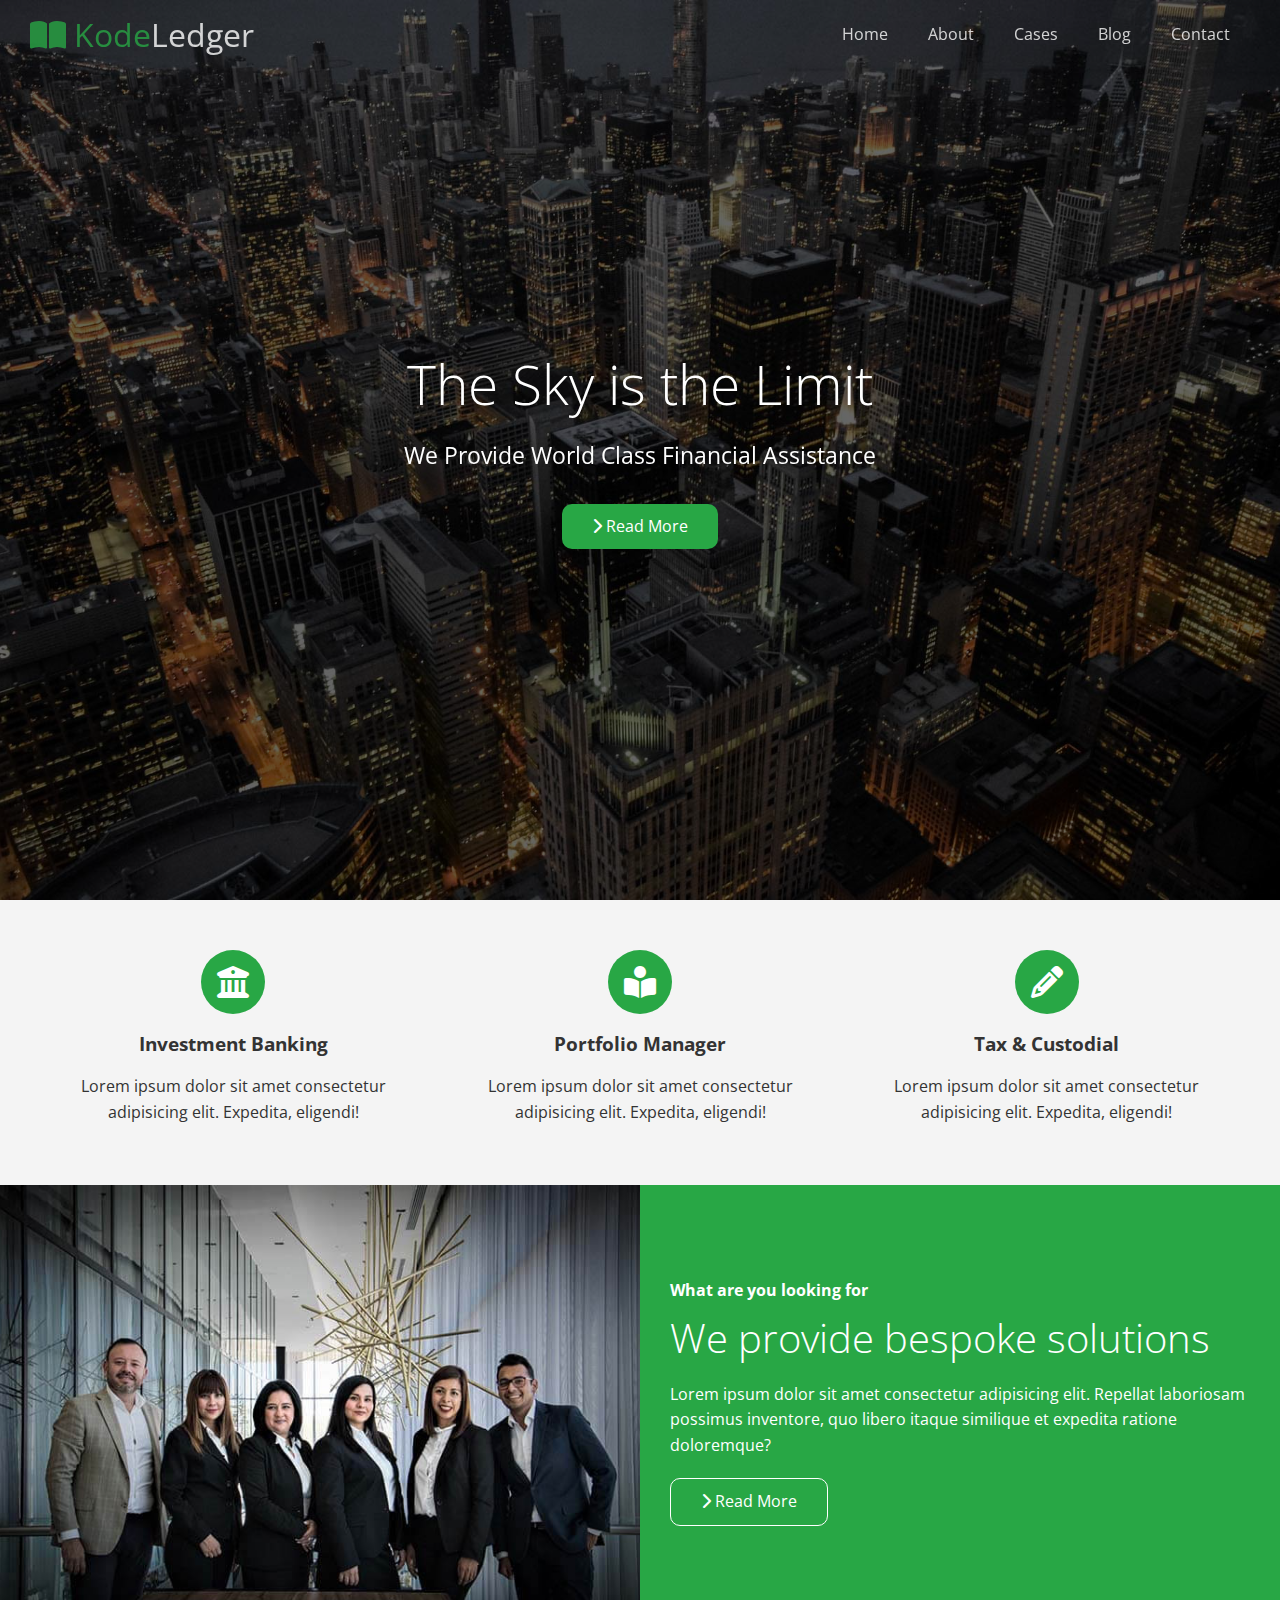
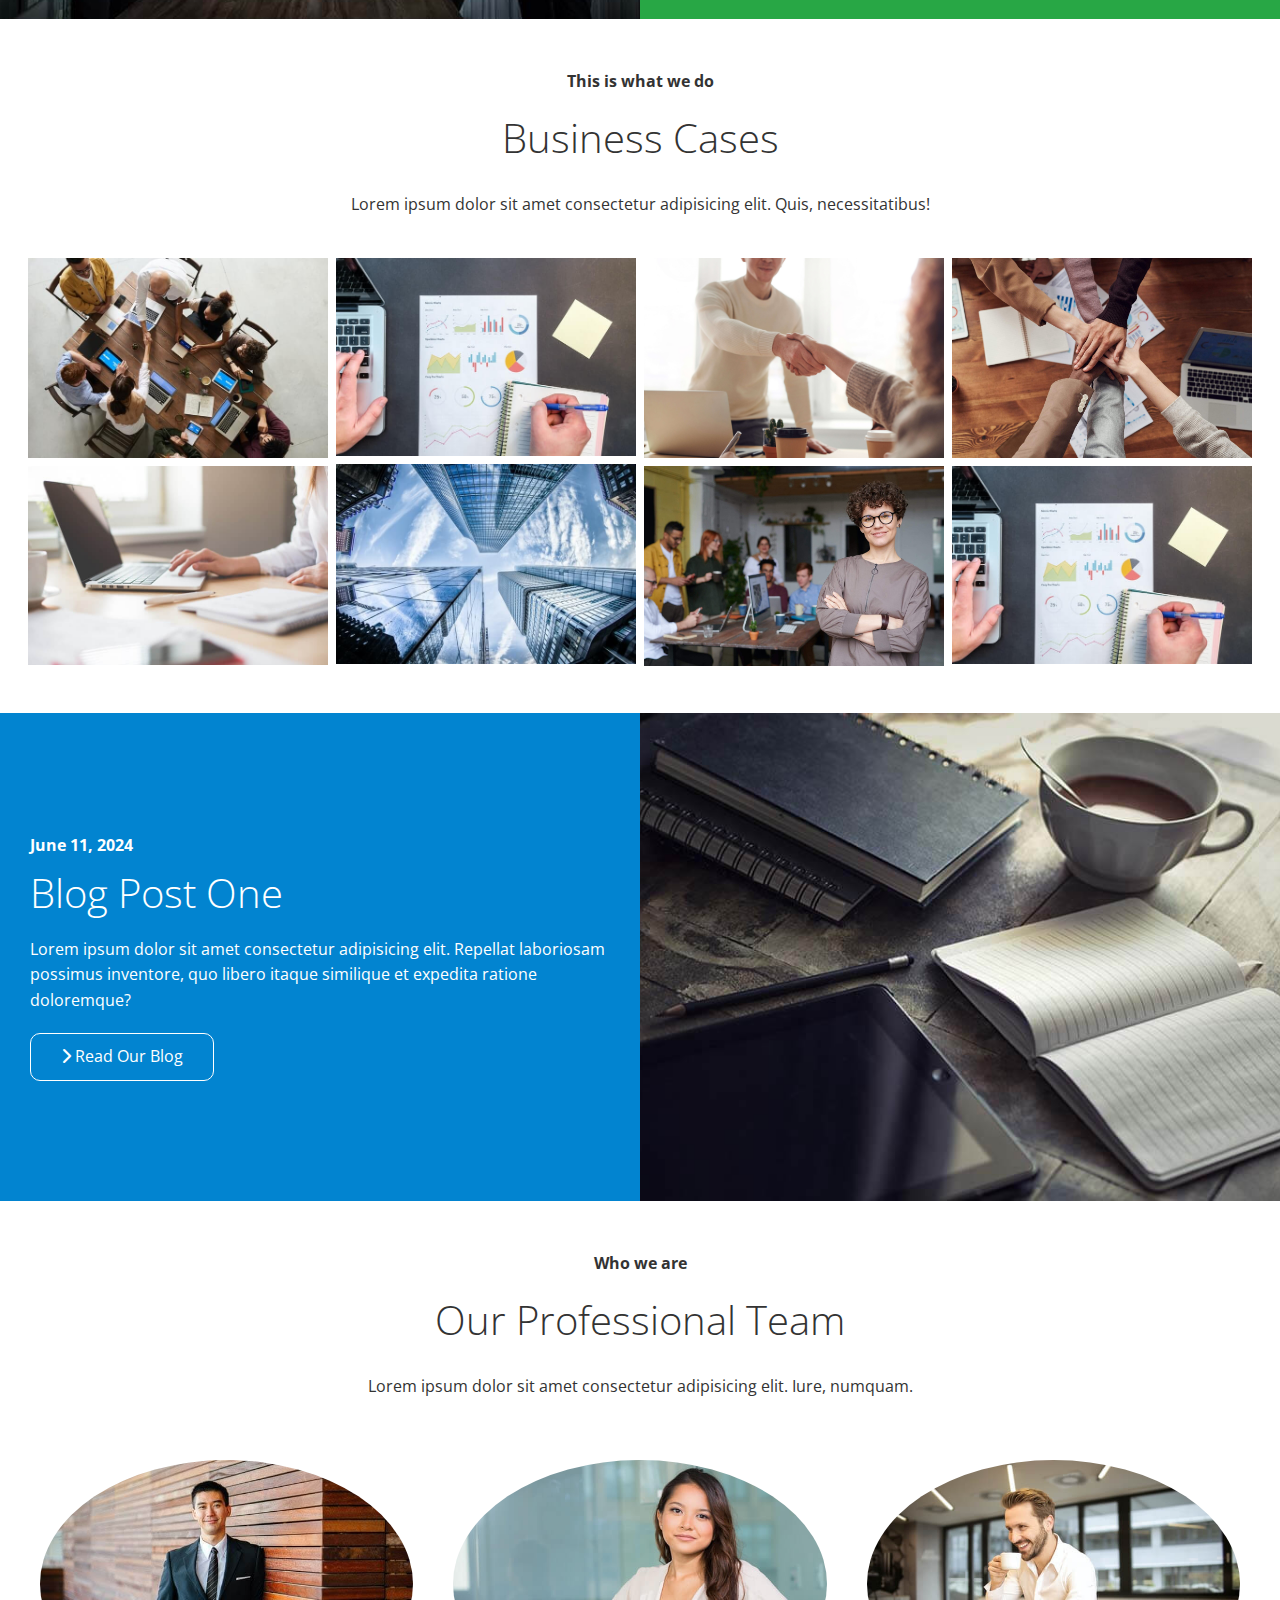
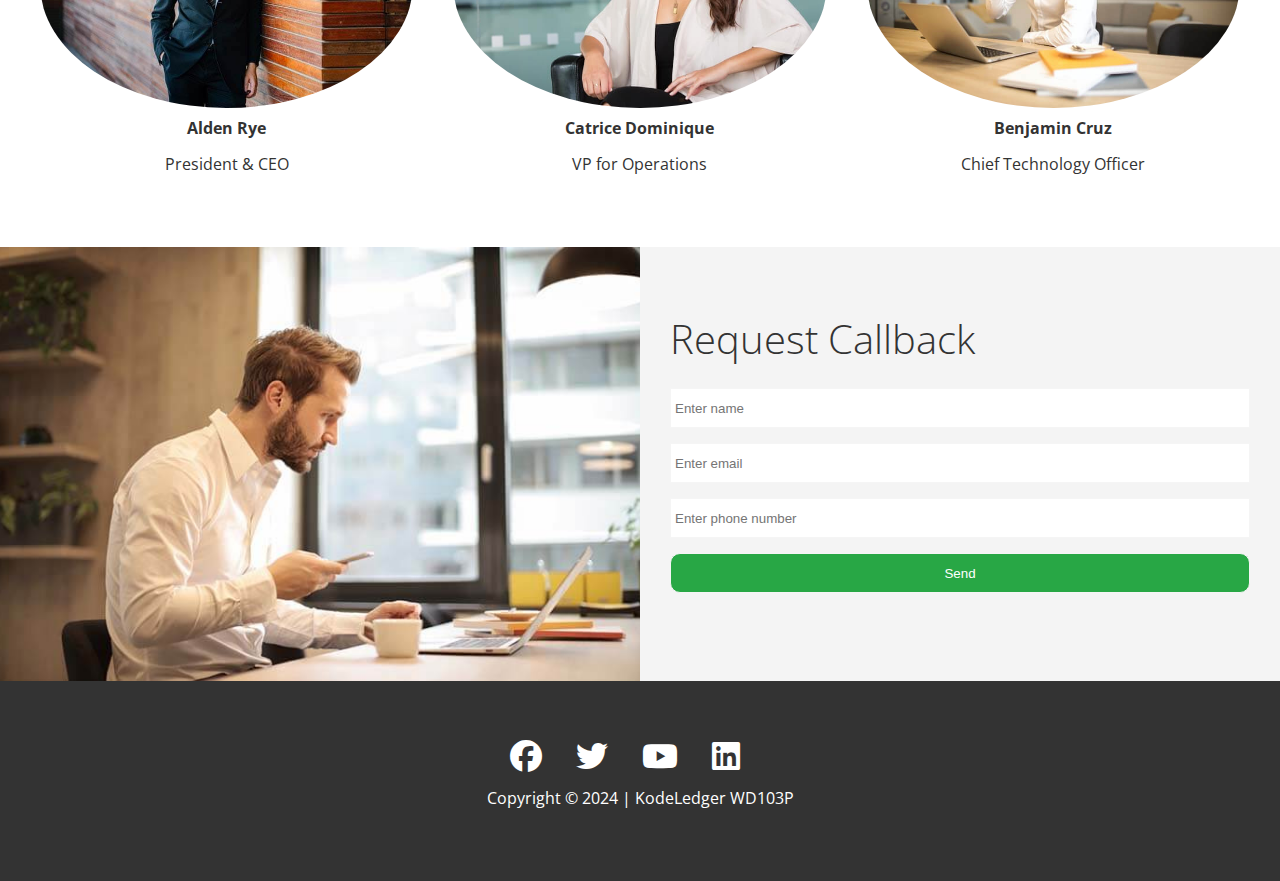
<file: 03KodeLedger/index.html>
<!DOCTYPE html>
<html lang="en">
  <head>
    <meta charset="UTF-8" />
    <meta name="viewport" content="width=device-width, initial-scale=1.0" />
    <link
      rel="stylesheet"
      href="https://cdnjs.cloudflare.com/ajax/libs/font-awesome/6.4.2/css/all.min.css"
    />
    <link rel="stylesheet" href="./css/lightbox.min.css" />
    <link rel="stylesheet" href="./css/styles.css" />
    <link rel="stylesheet" href="./css/utilities.css" />
    <title>KodeLedger</title>
  </head>
  <body id="home">
    <!-- Navbar and hero section -->
    <header class="hero">
      <div id="navbar" class="navbar top">
        <h1 class="logo">
          <span class="text-primary"><i class="fas fa-book-open"></i> Kode</span
          >Ledger
        </h1>
        <nav>
          <ul>
            <li><a href="#home">Home</a></li>
            <li><a href="#about">About</a></li>
            <li><a href="#cases">Cases</a></li>
            <li><a href="#blog">Blog</a></li>
            <li><a href="#contact">Contact</a></li>
          </ul>
        </nav>
      </div>
      <div class="content">
        <h1>The Sky is the Limit</h1>
        <p>We Provide World Class Financial Assistance</p>
        <a href="#about" class="btn"
          ><i class="fas fa-chevron-right"></i> Read More</a
        >
      </div>
    </header>
    <main>
      <!-- About Icons -->
      <section id="about" class="icons bg-light">
        <div class="flex-items">
          <div>
            <i class="fas fa-university fa-2x"></i>
            <div><h3>Investment Banking</h3></div>
            <p>
              Lorem ipsum dolor sit amet consectetur adipisicing elit. Expedita,
              eligendi!
            </p>
          </div>
          <div>
            <i class="fas fa-book-reader fa-2x"></i>
            <div><h3>Portfolio Manager</h3></div>
            <p>
              Lorem ipsum dolor sit amet consectetur adipisicing elit. Expedita,
              eligendi!
            </p>
          </div>
          <div>
            <i class="fas fa-pencil-alt fa-2x"></i>
            <div><h3>Tax & Custodial</h3></div>
            <p>
              Lorem ipsum dolor sit amet consectetur adipisicing elit. Expedita,
              eligendi!
            </p>
          </div>
        </div>
      </section>
      <!-- About Solutions -->
      <section class="solutions flex-columns">
        <div class="row">
          <div class="column">
            <div class="column-1">
              <img
                src="./images/home/people.jpg"
                alt="Companies People or Employee"
              />
            </div>
          </div>
          <div class="column">
            <div class="column-2 bg-primary">
              <h4>What are you looking for</h4>
              <h2>We provide bespoke solutions</h2>
              <p>
                Lorem ipsum dolor sit amet consectetur adipisicing elit.
                Repellat laboriosam possimus inventore, quo libero itaque
                similique et expedita ratione doloremque?
              </p>
              <a href="#" class="btn btn-outline">
                <i class="fas fa-chevron-right"></i> Read More
              </a>
            </div>
          </div>
        </div>
      </section>

      <!-- Cases Section -->
      <section id="cases" class="cases flex-grid section-padding">
        <header class="section-header">
          <h4>This is what we do</h4>
          <h2>Business Cases</h2>
          <p>
            Lorem ipsum dolor sit amet consectetur adipisicing elit. Quis,
            necessitatibus!
          </p>
        </header>
        <div class="row">
          <div class="column">
            <a
              href="./images/cases/cases1.jpg"
              data-lightbox="cases"
              data-title="Lorem, ipsum dolor sit amet consectetur adipisicing elit. Ullam, sequi!"
            >
              <img src="./images/cases/cases1.jpg" alt="Case1"
            /></a>
            <a
              href="./images/cases/cases2.jpg"
              data-lightbox="cases"
              data-title="Lorem, ipsum dolor sit amet consectetur adipisicing elit. Ullam, sequi!"
            >
              <img src="./images/cases/cases2.jpg" alt="Case2" />
            </a>
          </div>
          <div class="column">
            <a
              href="./images/cases/cases3.jpg"
              data-lightbox="cases"
              data-title="Lorem, ipsum dolor sit amet consectetur adipisicing elit. Ullam, sequi!"
            >
              <img src="./images/cases/cases3.jpg" alt="Case3" />
            </a>
            <a
              href="./images/cases/cases4.jpg"
              data-lightbox="cases"
              data-title="Lorem, ipsum dolor sit amet consectetur adipisicing elit. Ullam, sequi!"
            >
              <img src="./images/cases/cases4.jpg" alt="Case4"
            /></a>
          </div>
          <div class="column">
            <a
              href="./images/cases/cases5.jpg"
              data-lightbox="cases"
              data-title="Lorem, ipsum dolor sit amet consectetur adipisicing elit. Ullam, sequi!"
            >
              <img src="./images/cases/cases5.jpg" alt="Case5" />
            </a>
            <a
              href="./images/cases/cases6.jpg"
              data-lightbox="cases"
              data-title="Lorem, ipsum dolor sit amet consectetur adipisicing elit. Ullam, sequi!"
            >
              <img src="./images/cases/cases6.jpg" alt="Case6"
            /></a>
          </div>
          <div class="column">
            <a
              href="./images/cases/cases7.jpg"
              data-lightbox="cases"
              data-title="Lorem, ipsum dolor sit amet consectetur adipisicing elit. Ullam, sequi!"
            >
              <img src="./images/cases/cases7.jpg" alt="Case7"
            /></a>
            <a
              href="./images/cases/cases3.jpg"
              data-lightbox="cases"
              data-title="Lorem, ipsum dolor sit amet consectetur adipisicing elit. Ullam, sequi!"
            >
              <img src="./images/cases/cases3.jpg" alt="Case3"
            /></a>
          </div>
        </div>
      </section>

      <!-- Blog Section -->
      <section id="blog" class="blog flex-columns flex-reverse">
        <div class="row">
          <div class="column">
            <div class="column-1">
              <img src="./images/home/blog.jpg" alt="Blog image" />
            </div>
          </div>
          <div class="column">
            <div class="column-2 bg-secondary">
              <h4>June 11, 2024</h4>
              <h2>Blog Post One</h2>
              <p>
                Lorem ipsum dolor sit amet consectetur adipisicing elit.
                Repellat laboriosam possimus inventore, quo libero itaque
                similique et expedita ratione doloremque?
              </p>
              <a href="blog.html" class="btn btn-outline">
                <i class="fas fa-chevron-right"></i> Read Our Blog
              </a>
            </div>
          </div>
        </div>
      </section>

      <!-- Team Section -->
      <section id="team" class="team section-padding">
        <header class="section-header">
          <h4>Who we are</h4>
          <h2>Our Professional Team</h2>
          <p>
            Lorem ipsum dolor sit amet consectetur adipisicing elit. Iure,
            numquam.
          </p>
        </header>
        <div class="flex-items">
          <div>
            <img src="./images/team/person1.jpg" alt="person1" />
            <h4>Alden Rye</h4>
            <p>President & CEO</p>
          </div>
          <div>
            <img src="./images/team/person2.jpg" alt="person2" />
            <h4>Catrice Dominique</h4>
            <p>VP for Operations</p>
          </div>
          <div>
            <img src="./images/team/person3.jpg" alt="person3" />
            <h4>Benjamin Cruz</h4>
            <p>Chief Technology Officer</p>
          </div>
        </div>
      </section>

      <!-- Contact Section -->
      <section id="contact" class="contact flex-columns">
        <div class="row">
          <div class="column">
            <div class="column-1">
              <img src="./images/home/contact.jpg" alt="Contact Us Image" />
            </div>
          </div>
          <div class="column">
            <div class="column-2 bg-light">
              <h2>Request Callback</h2>
              <form action="process.php" class="callback-form">
                <div class="form-control">
                  <label for="name"></label>
                  <input
                    type="text"
                    name="name"
                    id="name"
                    placeholder="Enter name"
                  />
                </div>
                <div class="form-control">
                  <label for="email"></label>
                  <input
                    type="email"
                    name="email"
                    id="email"
                    placeholder="Enter email"
                  />
                </div>
                <div class="form-control">
                  <label for="phone"></label>
                  <input
                    type="text"
                    name="phone"
                    id="phone"
                    placeholder="Enter phone number"
                  />
                </div>

                <input type="submit" value="Send" id="submit" class="btn" />
              </form>
            </div>
          </div>
        </div>
      </section>
    </main>

    <!-- Footer -->
    <footer class="footer bg-dark">
      <div class="social">
        <a href="#"><i class="fab fa-facebook fa-2x"></i></a>
        <a href="#"><i class="fab fa-twitter fa-2x"></i></a>
        <a href="#"><i class="fab fa-youtube fa-2x"></i></a>
        <a href="#"><i class="fab fa-linkedin fa-2x"></i></a>
      </div>
      <p>Copyright &copy; 2024 | KodeLedger WD103P</p>
    </footer>

    <script
      src="https://cdnjs.cloudflare.com/ajax/libs/jquery/3.7.1/jquery.min.js"
      integrity="sha512-v2CJ7UaYy4JwqLDIrZUI/4hqeoQieOmAZNXBeQyjo21dadnwR+8ZaIJVT8EE2iyI61OV8e6M8PP2/4hpQINQ/g=="
      crossorigin="anonymous"
      referrerpolicy="no-referrer"
    ></script>
    <script src="./js/lightbox.min.js"></script>

    <script>
      const navbar = document.getElementById("navbar");
      let scrolled = false;

      window.onscroll = function () {
        if (window.pageYOffset > 100) {
          navbar.classList.remove("top");
          if (!scrolled) {
            navbar.style.transform = "translateY(-70px)";
          }

          setTimeout(function () {
            navbar.style.transform = "translateY(0)";
            scrolled = true;
          }, 200);
        } else {
          navbar.classList.add("top");
          scrolled = false;
        }
      };

      // Smooth Scrolling
      $("#navbar a, .btn").on("click", function (e) {
        if (this.hash !== "") {
          e.preventDefault();

          const hash = this.hash;

          $("html, body").animate(
            {
              scrollTop: $(hash).offset().top - 100,
            },
            800
          );
        }
      });
    </script>
  </body>
</html>
</file>
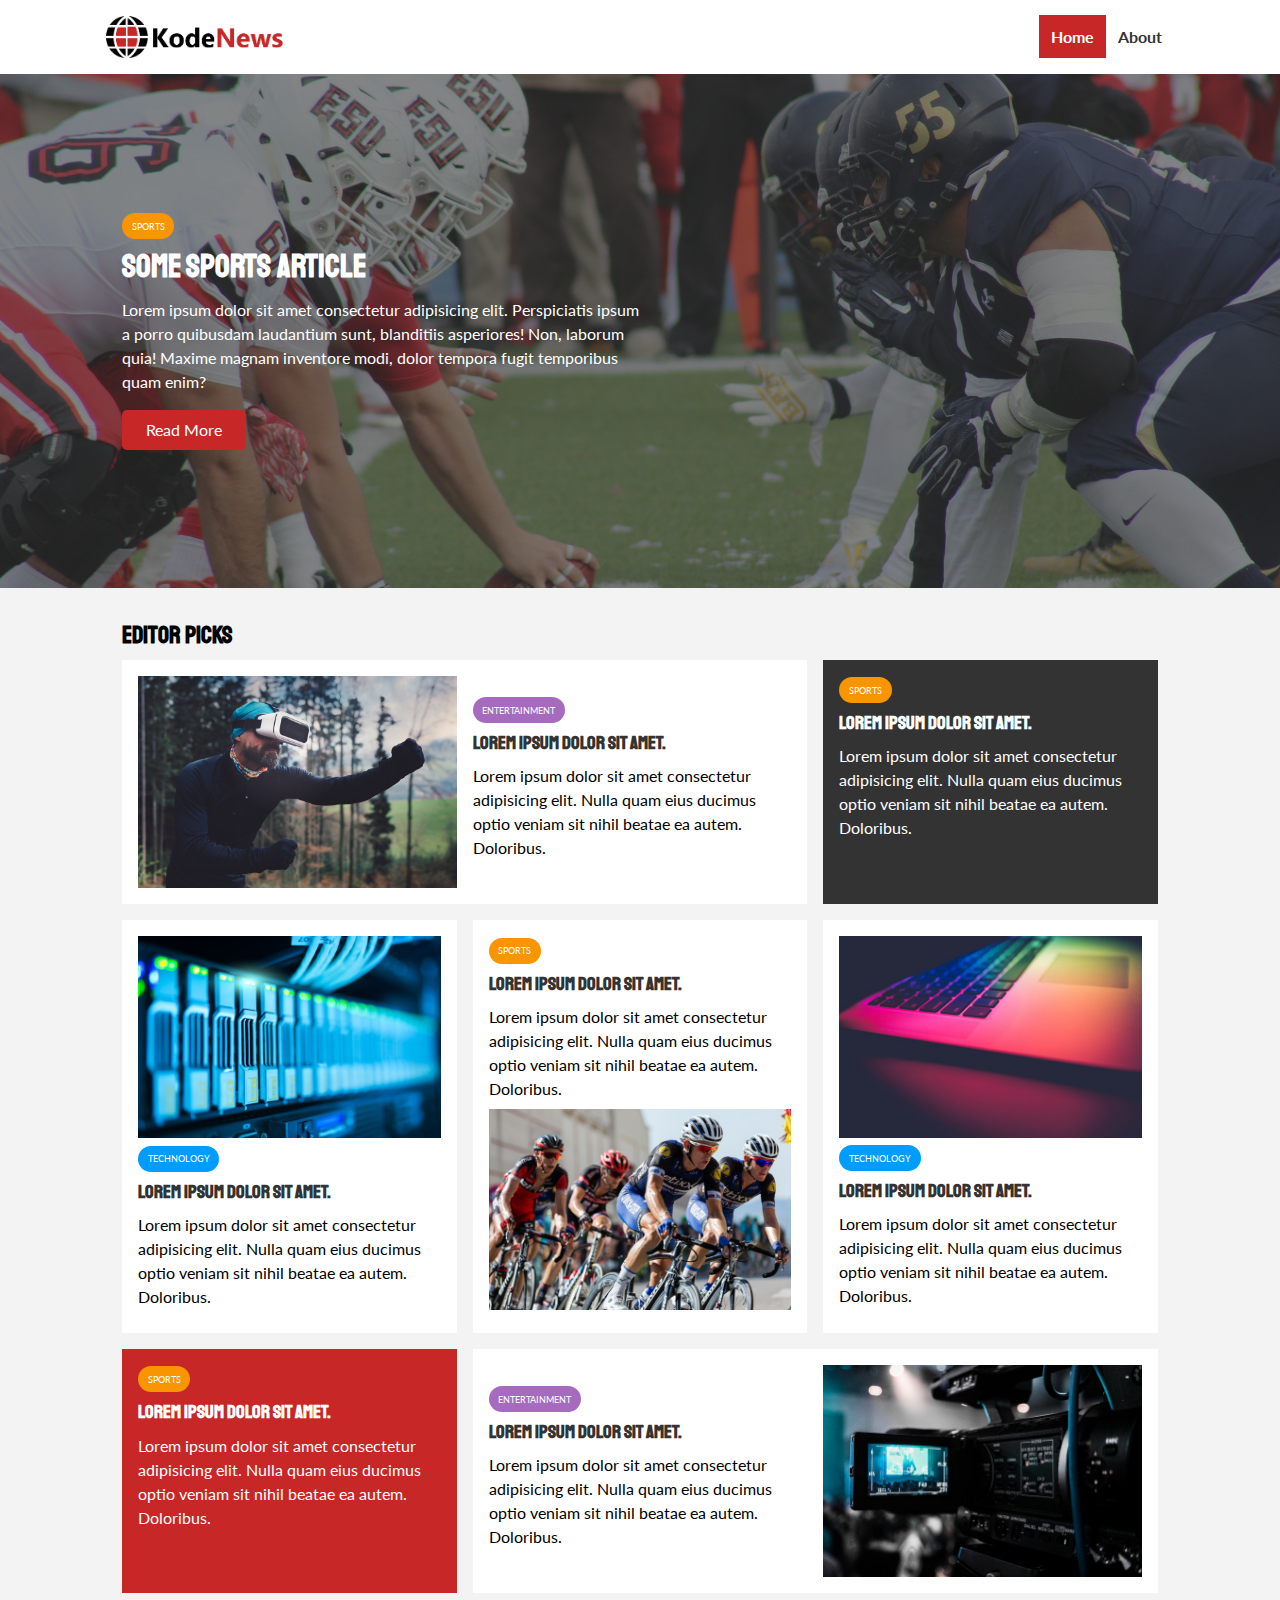
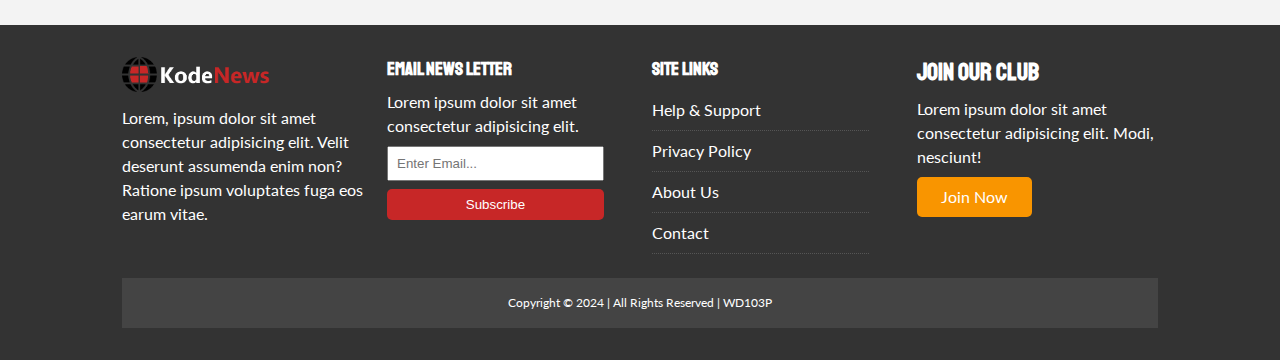
<file: 05KodeNews/index.html>
<!DOCTYPE html>
<html lang="en">
  <head>
    <meta charset="UTF-8" />
    <meta name="viewport" content="width=device-width, initial-scale=1.0" />
    <link
      rel="stylesheet"
      href="https://cdnjs.cloudflare.com/ajax/libs/font-awesome/6.5.2/css/all.min.css"
      integrity="sha512-SnH5WK+bZxgPHs44uWIX+LLJAJ9/2PkPKZ5QiAj6Ta86w+fsb2TkcmfRyVX3pBnMFcV7oQPJkl9QevSCWr3W6A=="
      crossorigin="anonymous"
      referrerpolicy="no-referrer"
    />
    <link
      href="https://fonts.googleapis.com/css?family=Lato|Staatliches"
      rel="stylesheet"
    />
    <link rel="stylesheet" href="./css/style.css" />
    <link
      rel="stylesheet"
      media="screen and (max-width: 768px)"
      href="./css/mobile.css"
    />
    <link rel="shortcut icon" href="favicon.ico" type="image/x-icon" />
    <title>KodeNews | Latest News</title>
  </head>
  <body>
    <nav id="main-nav">
      <div class="container">
        <img src="./img/logo.png" alt="KodeNews Logo" class="logo" />
        <div class="social">
          <a href="http://facebook.com" target="_blank"
            ><i class="fab fa-facebook fa-2x"></i
          ></a>
          <a href="http://twitter.com" target="_blank"
            ><i class="fab fa-twitter fa-2x"></i
          ></a>
          <a href="http://instagram.com" target="_blank"
            ><i class="fab fa-instagram fa-2x"></i
          ></a>
          <a href="http://youtube.com" target="_blank"
            ><i class="fab fa-youtube fa-2x"></i
          ></a>
        </div>

        <ul>
          <li><a href="index.html" class="current">Home</a></li>
          <li><a href="about.html">About</a></li>
        </ul>
      </div>
    </nav>

    <!-- Showcase -->
    <header id="showcase">
      <div class="container">
        <div class="showcase-container">
          <div class="showcase-content">
            <div class="category category-sports">Sports</div>
            <h1>Some Sports Article</h1>
            <p>
              Lorem ipsum dolor sit amet consectetur adipisicing elit.
              Perspiciatis ipsum a porro quibusdam laudantium sunt, blanditiis
              asperiores! Non, laborum quia! Maxime magnam inventore modi, dolor
              tempora fugit temporibus quam enim?
            </p>
            <a href="article.html" class="btn btn-primary">Read More</a>
          </div>
        </div>
      </div>
    </header>

    <!-- Home Articles -->
    <section id="home-articles" class="py-2">
      <div class="container">
        <h2>Editor Picks</h2>
        <div class="articles-container">
          <!-- article1 -->
          <article class="card">
            <!-- it will be a grid container -->
            <img src="./img/articles/ent1.jpg" alt="ent1 pic" />
            <!-- one grid item -->
            <div>
              <div class="category category-ent">Entertainment</div>
              <h3><a href="article.html">Lorem ipsum dolor sit amet.</a></h3>
              <p>
                Lorem ipsum dolor sit amet consectetur adipisicing elit. Nulla
                quam eius ducimus optio veniam sit nihil beatae ea autem.
                Doloribus.
              </p>
            </div>
          </article>

          <!-- article2 -->
          <article class="card bg-dark">
            <div class="category category-sports">Sports</div>
            <h3><a href="article.html">Lorem ipsum dolor sit amet.</a></h3>
            <p>
              Lorem ipsum dolor sit amet consectetur adipisicing elit. Nulla
              quam eius ducimus optio veniam sit nihil beatae ea autem.
              Doloribus.
            </p>
          </article>

          <!-- article3 -->
          <article class="card">
            <img src="./img/articles/tech1.jpg" alt="tech1 pic" />
            <div class="category category-tech">Technology</div>
            <h3><a href="article.html">Lorem ipsum dolor sit amet.</a></h3>
            <p>
              Lorem ipsum dolor sit amet consectetur adipisicing elit. Nulla
              quam eius ducimus optio veniam sit nihil beatae ea autem.
              Doloribus.
            </p>
          </article>

          <!-- article4 -->
          <article class="card">
            <div class="category category-sports">Sports</div>
            <h3><a href="article.html">Lorem ipsum dolor sit amet.</a></h3>
            <p>
              Lorem ipsum dolor sit amet consectetur adipisicing elit. Nulla
              quam eius ducimus optio veniam sit nihil beatae ea autem.
              Doloribus.
            </p>
            <img src="./img/articles/sports1.jpg" alt="sports1 pic" />
          </article>

          <!-- article5 -->
          <article class="card">
            <img src="./img/articles/tech2.jpg" alt="tech1 pic" />
            <div class="category category-tech">Technology</div>
            <h3><a href="article.html">Lorem ipsum dolor sit amet.</a></h3>
            <p>
              Lorem ipsum dolor sit amet consectetur adipisicing elit. Nulla
              quam eius ducimus optio veniam sit nihil beatae ea autem.
              Doloribus.
            </p>
          </article>

          <!-- article6 -->
          <article class="card bg-primary">
            <div class="category category-sports">Sports</div>
            <h3><a href="article.html">Lorem ipsum dolor sit amet.</a></h3>
            <p>
              Lorem ipsum dolor sit amet consectetur adipisicing elit. Nulla
              quam eius ducimus optio veniam sit nihil beatae ea autem.
              Doloribus.
            </p>
          </article>

          <!-- article7 -->
          <article class="card">
            <div>
              <div class="category category-ent">Entertainment</div>
              <h3><a href="article.html">Lorem ipsum dolor sit amet.</a></h3>
              <p>
                Lorem ipsum dolor sit amet consectetur adipisicing elit. Nulla
                quam eius ducimus optio veniam sit nihil beatae ea autem.
                Doloribus.
              </p>
            </div>
            <img src="./img/articles/ent2.jpg" alt="ent2 pic" />
          </article>
        </div>
      </div>
    </section>

    <!-- Footer -->
    <footer id="main-footer" class="py-2">
      <div class="container footer-container">
        <div>
          <img src="./img/logo_light.png" alt="Light logo of Kode News" />
          <p>
            Lorem, ipsum dolor sit amet consectetur adipisicing elit. Velit
            deserunt assumenda enim non? Ratione ipsum voluptates fuga eos earum
            vitae.
          </p>
        </div>

        <!-- 2nd column -->
        <div>
          <h3>Email News Letter</h3>
          <p>Lorem ipsum dolor sit amet consectetur adipisicing elit.</p>
          <form>
            <input type="email" placeholder="Enter Email..." />
            <input type="submit" value="Subscribe" class="btn btn-primary" />
          </form>
        </div>

        <!-- 3rd column -->
        <div>
          <h3>Site Links</h3>
          <ul class="list">
            <li><a href="#">Help & Support</a></li>
            <li><a href="#">Privacy Policy</a></li>
            <li><a href="#">About Us</a></li>
            <li><a href="#">Contact</a></li>
          </ul>
        </div>

        <!-- 4th column -->
        <div>
          <h2>Join Our Club</h2>
          <p>
            Lorem ipsum dolor sit amet consectetur adipisicing elit. Modi,
            nesciunt!
          </p>
          <a href="#" class="btn btn-secondary">Join Now</a>
        </div>

        <!-- pangmalakasan -->
        <div>
          <p>Copyright &copy; 2024 | All Rights Reserved | WD103P</p>
        </div>
      </div>
    </footer>
  </body>
</html>
</file>
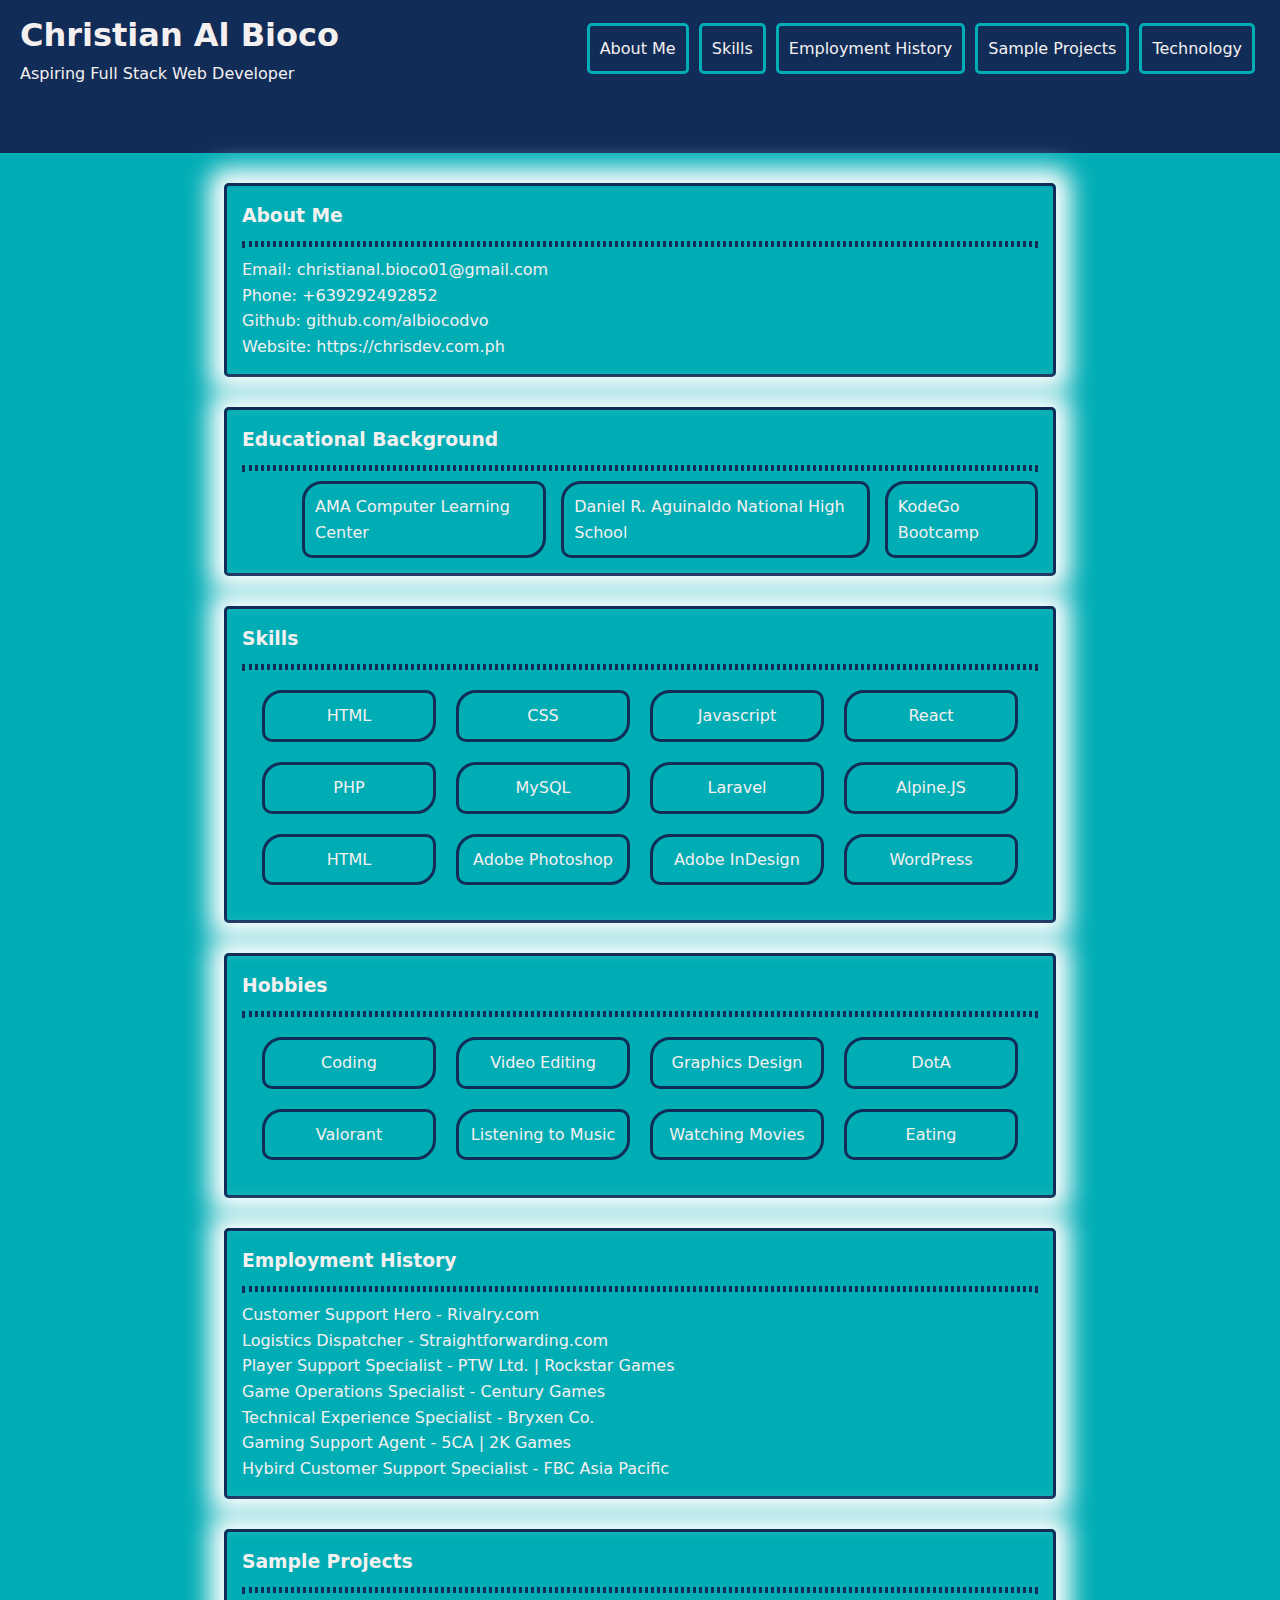
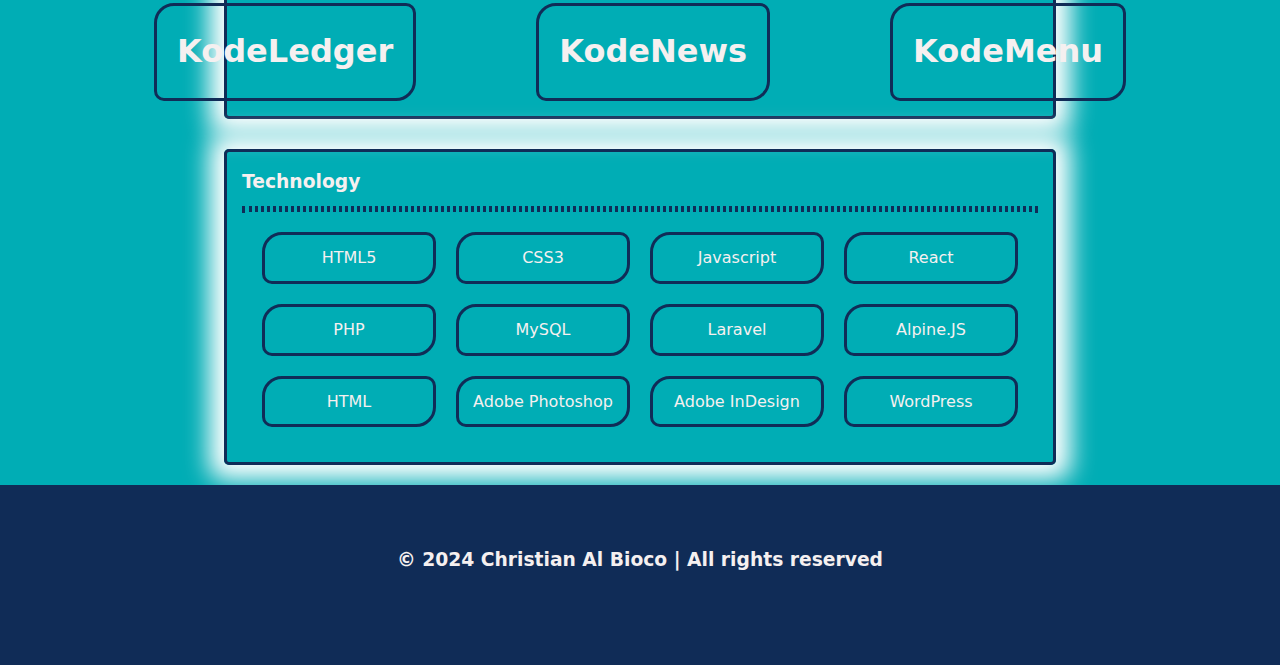
<file: portfolio-project/index.html>
<!DOCTYPE html>
<html lang="en">
<head>
    <meta charset="UTF-8">
    <meta name="viewport" content="width=device-width, initial-scale=1.0">
    <link rel="stylesheet" href="https://cdnjs.cloudflare.com/ajax/libs/font-awesome/6.5.2/css/all.min.css" integrity="sha512-SnH5WK+bZxgPHs44uWIX+LLJAJ9/2PkPKZ5QiAj6Ta86w+fsb2TkcmfRyVX3pBnMFcV7oQPJkl9QevSCWr3W6A==" crossorigin="anonymous" referrerpolicy="no-referrer" />
    <link rel="stylesheet" href="../portfolio-project/css/styles.css">
    <link rel="stylesheet" href="../portfolio-project/css/utilities.css">
    <title>My Portfolio</title>
</head>
<body>
    <header>
        <!-- Navbar -->
        <div class="navbar" id="navbar">
            <div class="name">
                <h1>Christian Al Bioco</h1>
                <p>Aspiring Full Stack Web Developer</p>
            </div>
            <nav>
                <ul>
                    <li><a href="#home" class="btn">About Me</a></li>
                    <li><a href="#skills" class="btn">Skills</a></li>
                    <li><a href="#history" class="btn">Employment History</a></li>
                    <li><a href="#projects" class="btn">Sample Projects</a></li>
                    <li><a href="#technology" class="btn">Technology</a></li>
                </ul>
            </nav>
        </div>
    </header>
    <main>
        <!-- About Me -->
        <div class="box-1">
            <div>
                <h3>About Me</h3><hr>
                <p><i class="fas fa-envelope"></i> <a href="mailto:christianal.bioco01@gmail.com">Email: christianal.bioco01@gmail.com</p></a>
                <p><i class="fas fa-phone"></i> Phone: +639292492852</p>
                <p><i class="fab fa-github"></i> <a href="https://github.com/albiocodvo" target="_blank">Github: github.com/albiocodvo</a></p>
                <p><i class="fas fa-globe"></i> <a href="https://arneldev01.com">Website: https://chrisdev.com.ph</a></p>
            </div>
        </div>
        <!-- Educational Background -->
         <div class="box-1">
            <h3>Educational Background</h3><hr>
            <div class="education">
                <div class="college">
                    <p>AMA Computer Learning Center</p>
                </div>
                <div class="high-school">
                    <p>Daniel R. Aguinaldo National High School</p>
                </div>
                <div class="certificate">
                    <p>KodeGo Bootcamp
                    </p>
                </div>
            </div>
         </div>
        <!-- Skills -->
         <div class="box-1">
            <div class="Skills">
                <h3>Skills</h3><hr>
                <div class="box-2">
                    <div class="specific">
                        <p>HTML</p>
                    </div>
                    <div class="specific">
                        <p>CSS</p>
                    </div>
                    <div class="specific">
                        <p>Javascript</p>
                    </div>
                    <div class="specific">
                        <p>React</p>
                    </div>
                    <div class="specific">
                        <p>PHP</p>
                    </div>
                    <div class="specific">
                        <p>MySQL</p>
                    </div>
                    <div class="specific">
                        <p>Laravel</p>
                    </div>
                    <div class="specific">
                        <p>Alpine.JS</p>
                    </div>
                    <div class="specific">
                        <p>HTML</p>
                    </div>
                    <div class="specific">
                        <p>Adobe Photoshop</p>
                    </div>
                    <div class="specific">
                        <p>Adobe InDesign</p>
                    </div>
                    <div class="specific">
                        <p>WordPress</p>
                    </div>
                </div>
            </div>
         </div>
        <!-- Hobbies -->
        <div class="box-1">
            <div class="Skills">
                <h3>Hobbies</h3><hr>
                <div class="box-2">
                    <div class="specific">
                        <p>Coding</p>
                    </div>
                    <div class="specific">
                        <p>Video Editing</p>
                    </div>
                    <div class="specific">
                        <p>Graphics Design</p>
                    </div>
                    <div class="specific">
                        <p>DotA</p>
                    </div>
                    <div class="specific">
                        <p>Valorant</p>
                    </div>
                    <div class="specific">
                        <p>Listening to Music</p>
                    </div>
                    <div class="specific">
                        <p>Watching Movies</p>
                    </div>
                    <div class="specific">
                        <p>Eating</p>
                    </div>
                </div>
            </div>
         </div>
         <!-- Employment History -->
         <div class="box-1">
            <div>
                <h3>Employment History</h3><hr>
                <p>Customer Support Hero - Rivalry.com</p>
                <p>Logistics Dispatcher - Straightforwarding.com</p>
                <p>Player Support Specialist - PTW Ltd. | Rockstar Games</p>
                <p>Game Operations Specialist - Century Games</p>
                <p>Technical Experience Specialist - Bryxen Co.</p>
                <p>Gaming Support Agent - 5CA | 2K Games</p>
                <p>Hybird Customer Support Specialist - FBC Asia Pacific</p>
            </div>
        </div>
        <!-- Sample Projects -->
        <div class="box-1">
            <h3>Sample Projects</h3><hr>
            <div class="projects">
                <div class="project-1">
                    <a href="https://regal-licorice-792904.netlify.app/" target="_blank" rel="noreferrer noopener"><h1>KodeLedger</h1></a>
                </div>
                <div class="project-1">
                    <h1>KodeNews</h1>
                </div>
                <div class="project-1">
                    <h1>KodeMenu</h1>
                </div>
            </div>
         </div> 
        <!-- Technology -->
        <div class="box-1">
            <div class="Skills">
                <h3>Technology</h3><hr>
                <div class="box-2">
                    <div class="specific">
                        <p>HTML5</p>
                    </div>
                    <div class="specific">
                        <p>CSS3</p>
                    </div>
                    <div class="specific">
                        <p>Javascript</p>
                    </div>
                    <div class="specific">
                        <p>React</p>
                    </div>
                    <div class="specific">
                        <p>PHP</p>
                    </div>
                    <div class="specific">
                        <p>MySQL</p>
                    </div>
                    <div class="specific">
                        <p>Laravel</p>
                    </div>
                    <div class="specific">
                        <p>Alpine.JS</p>
                    </div>
                    <div class="specific">
                        <p>HTML</p>
                    </div>
                    <div class="specific">
                        <p>Adobe Photoshop</p>
                    </div>
                    <div class="specific">
                        <p>Adobe InDesign</p>
                    </div>
                    <div class="specific">
                        <p>WordPress</p>
                    </div>
                </div>
            </div>
         </div>
    </main>
    <footer>
        <div class="footer-icons">
            <i class="fab fa-facebook fa-2x"><a href="https://www.facebook.com/itsmecbioco/"></a></i>
            <i class="fab fa-linkedin fa-2x"><a href="https://www.linkedin.com/in/iamchrisbioco/"></a></i>
        </div>
        <div class="footer-text">
            <h3>© 2024 Christian Al Bioco | All rights reserved</h3>
        </div>
    </footer>
</body>
</html>
</file>
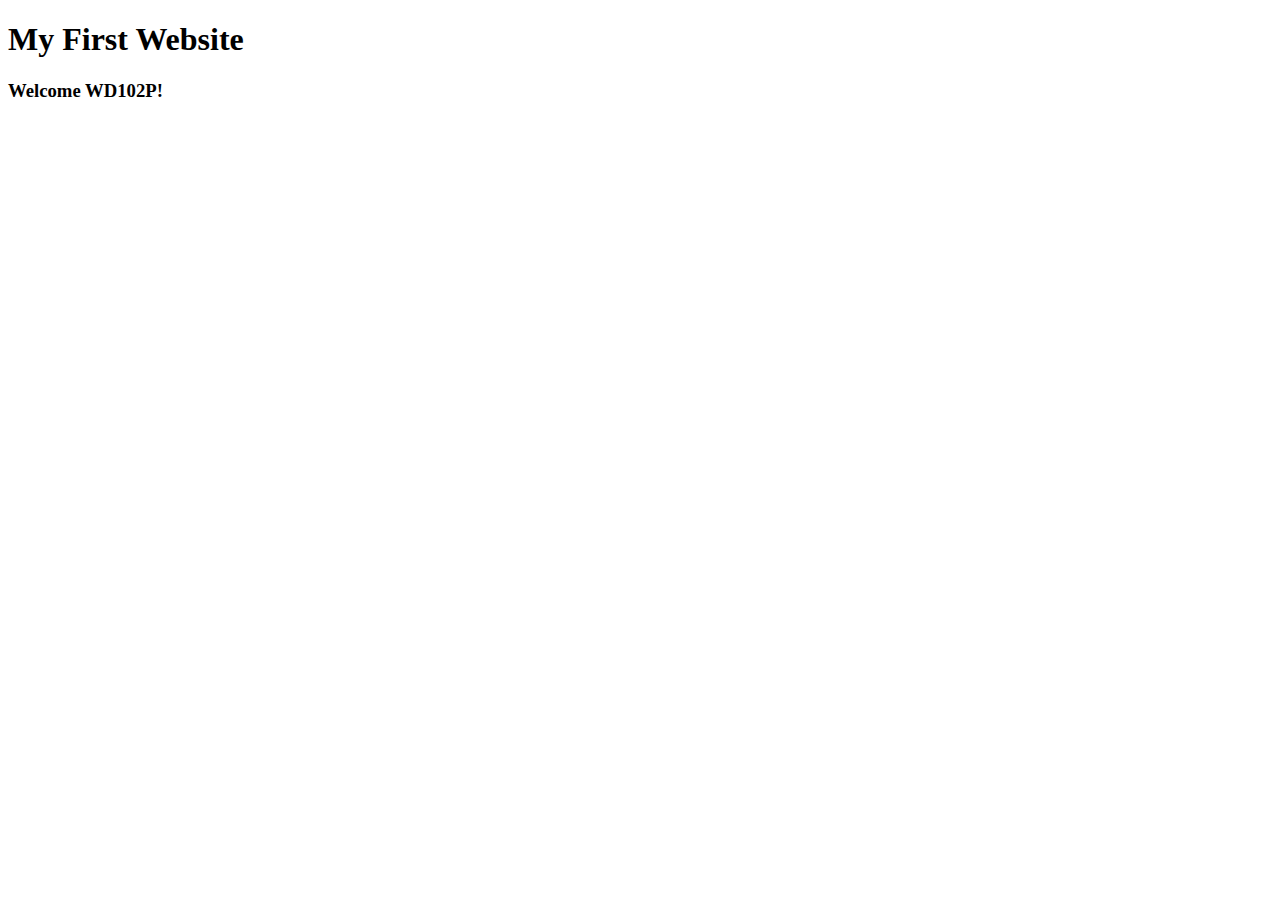
<file: 01_html/01_basic_layout.html>
<!DOCTYPE html>
<html lang="en">
<head>
    <meta charset="UTF-8">
    <meta name="viewport" content="width=device-width, initial-scale=1.0">
    <title>My First Webpage</title>
</head>
<body>
    <h1>My First Website</h1>
    <h3>Welcome WD102P!</h3>
</body>
</html>
</file>
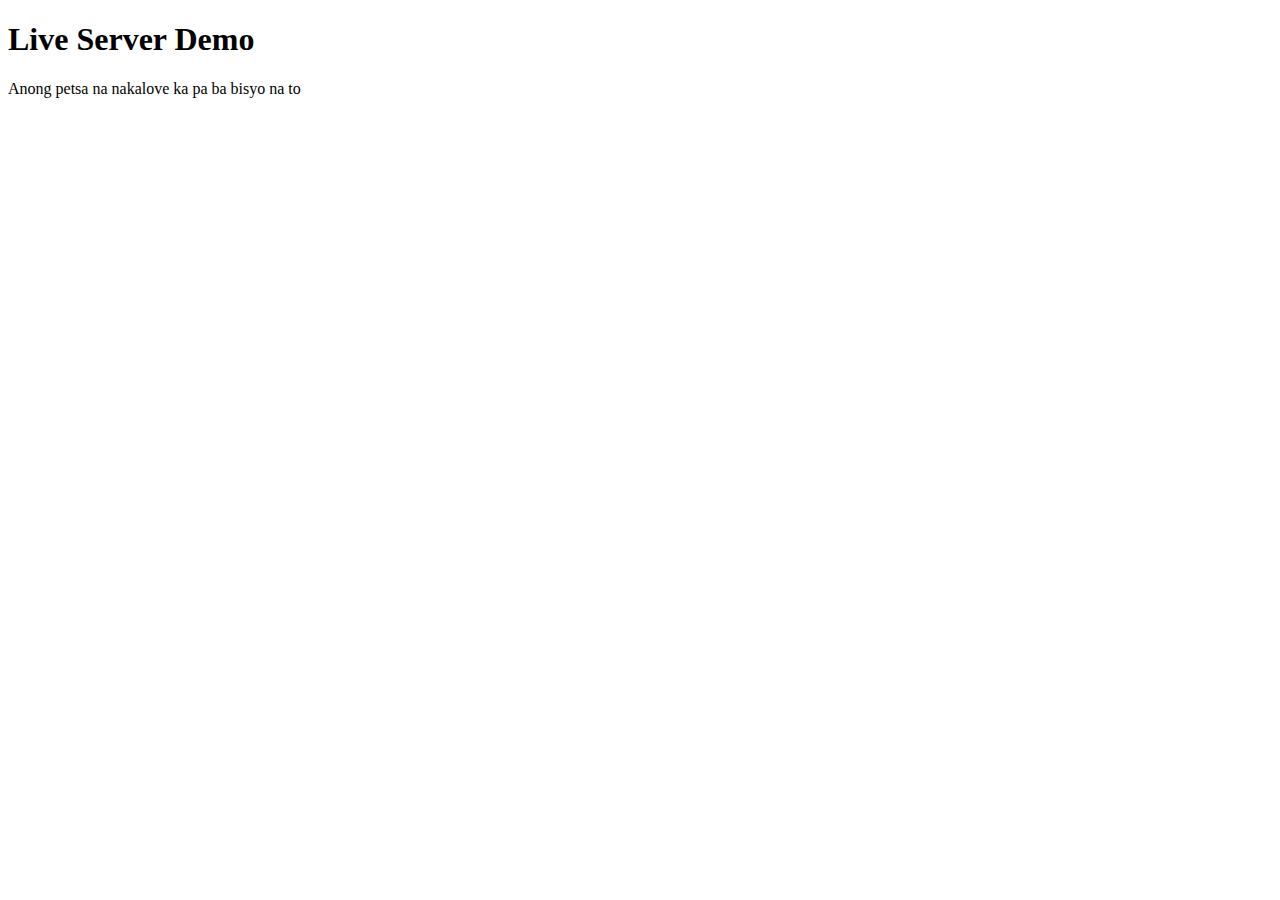
<file: 01_html/02_live_server.html>
<!DOCTYPE html>
<html lang="en">
<head>
    <meta charset="UTF-8">
    <meta name="viewport" content="width=device-width, initial-scale=1.0">
    <title>Live Server</title>
</head>
<body>
    <h1>Live Server Demo</h1>
    <p>Anong petsa na nakalove ka pa ba bisyo na to</p>
</body>
</html>
</file>
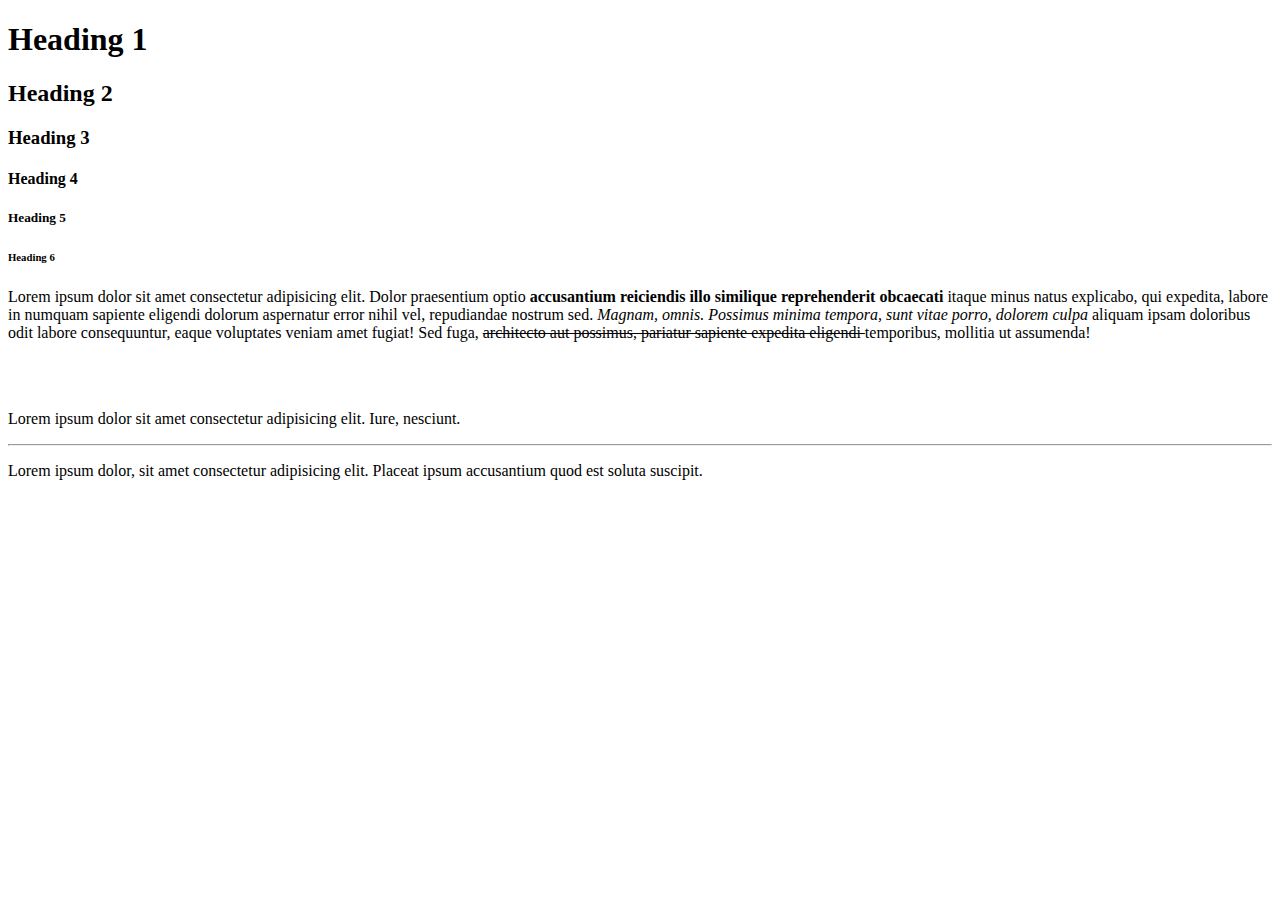
<file: 01_html/04_typography.html>
<!DOCTYPE html>
<html lang="en">
<head>
    <meta charset="UTF-8">
    <meta name="viewport" content="width=device-width, initial-scale=1.0">
    <title>Headings, Paragraphs, Typography</title>
</head>
<body>
    <!-- headings (ctrl + /)-->
    <h1>Heading 1</h1>
    <h2>Heading 2</h2>
    <h3>Heading 3</h3>
    <h4>Heading 4</h4>
    <h5>Heading 5</h5>
    <h6>Heading 6</h6>

    <!-- Paragraph -->
<p>Lorem ipsum dolor sit amet consectetur adipisicing elit. Dolor praesentium optio <strong> accusantium reiciendis illo similique reprehenderit obcaecati </strong>itaque minus natus explicabo, qui expedita, labore in numquam sapiente eligendi dolorum aspernatur error nihil vel, repudiandae nostrum sed. <em> Magnam, omnis. Possimus minima tempora, sunt vitae porro, dolorem culpa </em>aliquam ipsam doloribus odit labore consequuntur, eaque voluptates veniam amet fugiat! Sed fuga, <del> architecto aut possimus, pariatur sapiente expedita eligendi </del>temporibus, mollitia ut assumenda!</p>
<br><br>
<p>Lorem ipsum dolor sit amet consectetur adipisicing elit. Iure, nesciunt.</p>
<hr>
<p>Lorem ipsum dolor, sit amet consectetur adipisicing elit. Placeat ipsum accusantium quod est soluta suscipit.</p>
</body>
</html>
</file>
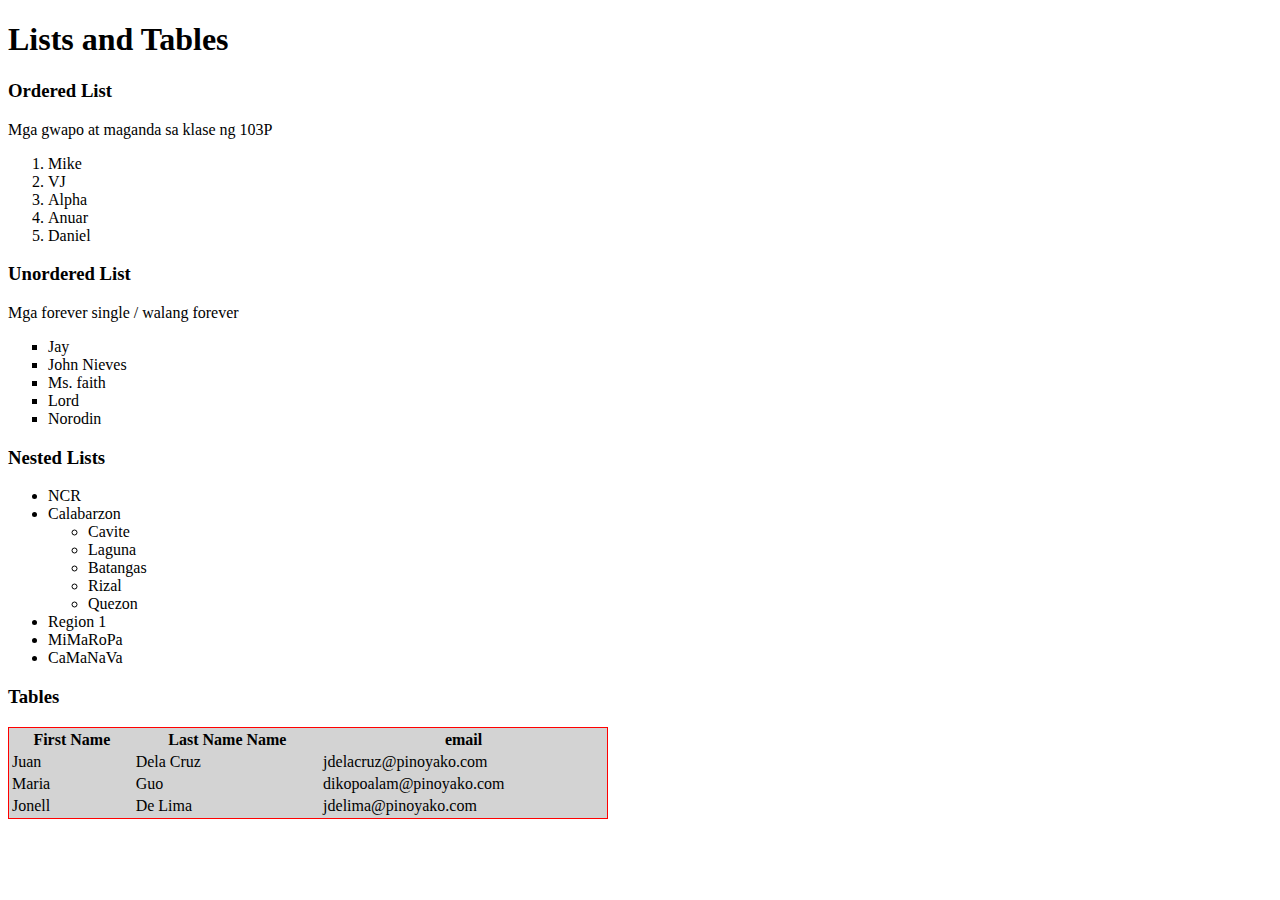
<file: 01_html/06_lists_tables.html>
<!DOCTYPE html>
<html lang="en">
<head>
    <meta charset="UTF-8">
    <meta name="viewport" content="width=device-width, initial-scale=1.0">
    <title>Lists and Tables</title>
</head>
<body>
    <h1>Lists and Tables</h1>

    <!-- Ordered List -->
    <!-- Specific order(1,2,3 / a,b,c / i,ii,iii) -->

    <h3>Ordered List</h3>
    <p>Mga gwapo at maganda sa klase ng 103P</p>
    <ol>
        <li>Mike</li>
        <li>VJ</li>
        <li>Alpha</li>
        <li>Anuar</li>
        <li>Daniel</li>
    </ol>

    <!-- Unordered List -->
    <!-- In no particular order (bullets) -->
    <h3>Unordered List</h3>
    <p>Mga forever single / walang forever</p>
    <ul style="list-style: square;">
        <li>Jay</li>
        <li>John Nieves</li>
        <li>Ms. faith</li>
        <li>Lord</li>
        <li>Norodin</li>
    </ul>

    <h3>Nested Lists</h3>
    <!-- ul>li*5 -->
    <ul>
        <li>NCR</li>
        <li>Calabarzon</li>
            <ul>
                <li>Cavite</li>
                <li>Laguna</li>
                <li>Batangas</li>
                <li>Rizal</li>
                <li>Quezon</li>
            </ul>
        <li>Region 1</li>
        <li>MiMaRoPa</li>
        <li>CaMaNaVa</li>
    </ul>

    <h3>Tables</h3>
    <table style="width: 600px; border: 1px solid red; background-color: lightgray;">
        <thead>
            <tr>
                <th>First Name</th>
                <th>Last Name Name</th>
                <th>email</th>
            </tr>
        </thead>
        <tbody>
            <tr>
                <td>Juan</td>
                <td>Dela Cruz</td>
                <td>jdelacruz@pinoyako.com</td>
            </tr>
            <tr>
                <td>Maria</td>
                <td>Guo</td>
                <td>dikopoalam@pinoyako.com</td>
            </tr>
            <tr>
                <td>Jonell</td>
                <td>De Lima</td>
                <td>jdelima@pinoyako.com</td>
            </tr>
        </tbody>

    </table>


</body>
</html>
</file>
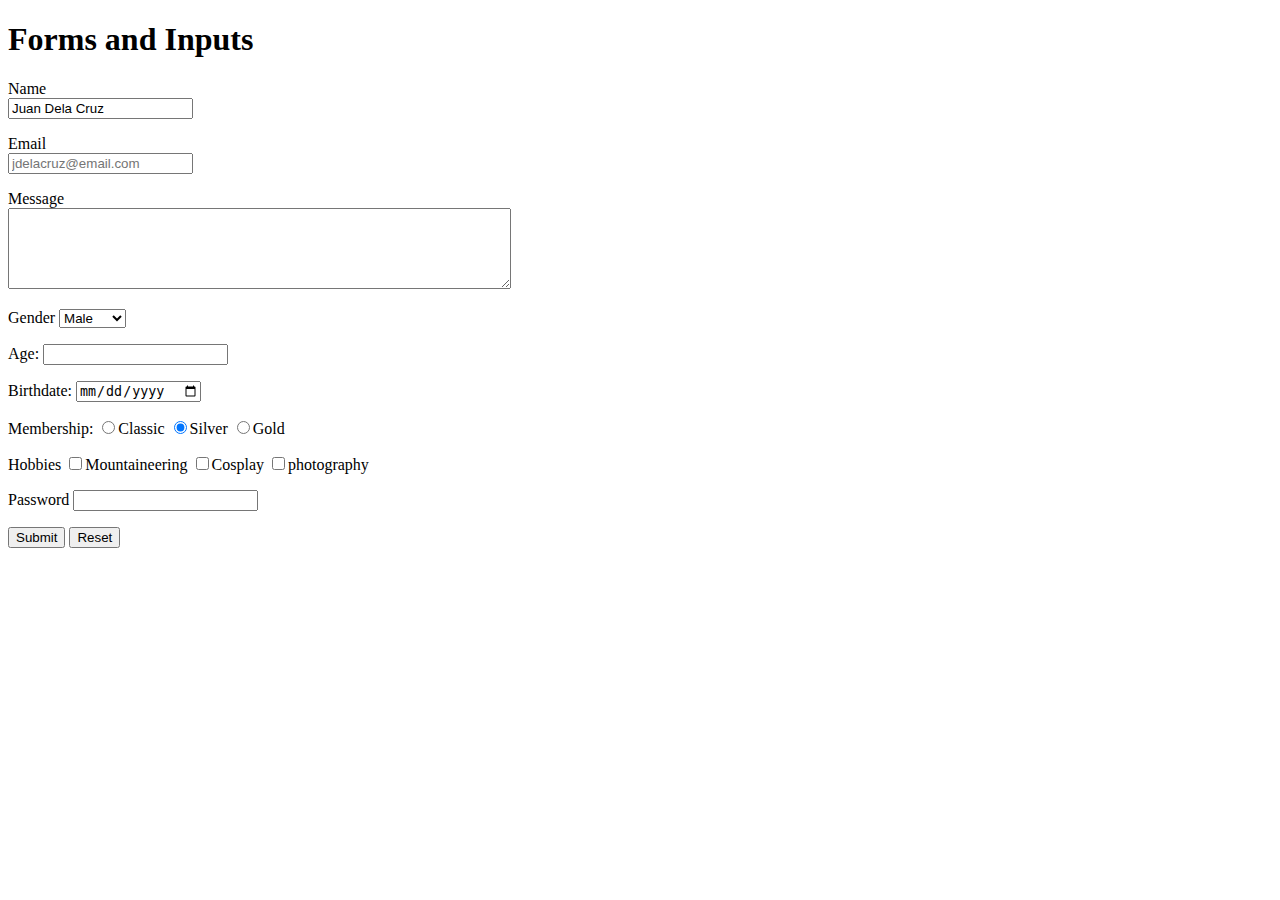
<file: 01_html/07_forms_inputs.html>
<!DOCTYPE html>
<html lang="en">
  <head>
    <meta charset="UTF-8" />
    <meta name="viewport" content="width=device-width, initial-scale=1.0" />
    <title>Forms and Inputs</title>
  </head>
  <body>
    <h1>Forms and Inputs</h1>
    <form action="process.php">
      <!-- Text -->
      <div>
        <label for="name">Name</label><br />
        <input type="text" name="name" id="name" value="Juan Dela Cruz" />
      </div>
      <p></p>
      <!-- Email -->
      <div>
        <label for="email">Email</label><br />
        <input
          type="email"
          name="email"
          id="email"
          placeholder="jdelacruz@email.com"
        />
      </div>
      <p></p>
      <!-- TextArea -->
      <div>
        <label for="message">Message</label><br />
        <textarea name="message" id="message" cols="60" rows="5"></textarea>
      </div>
      <p></p>
      <!-- Dropdown -->
      <div>
        <label for="gender">Gender</label>
        <select name="gender" id="gender">
          <option value="male">Male</option>
          <option value="female">Female</option>
          <option value="other">Other</option>
        </select>
      </div>
      <p></p>
      <!-- Number -->
      <div>
        <label for="age">Age:</label>
        <input type="number" name="age" id="age" />
      </div>
      <p></p>

      <!-- Date -->
      <div>
        <label for="birthdate">Birthdate:</label>
        <input type="date" name="birthdate" id="birthdate" />
      </div>
      <p></p>
      <!-- Radio Button -->
      <div>
        <label for="membership">Membership:</label>
        <input
          type="radio"
          name="membership"
          id="membership"
          value="classic"
        />Classic
        <input
          type="radio"
          name="membership"
          id="membership"
          value="Silver"
          checked
        />Silver
        <input
          type="radio"
          name="membership"
          id="membership"
          value="gold"
        />Gold
      </div>
      <p></p>
      <!-- Checkbox -->
      <div>
        <label for="hobbies">Hobbies</label>
        <input
          type="checkbox"
          name="hobbies"
          id="hobbies"
          value="mountaineering"
        />Mountaineering
        <input
          type="checkbox"
          name="hobbies"
          id="hobbies"
          value="cosplay"
        />Cosplay
        <input
          type="checkbox"
          name="hobbies"
          id="hobbies"
          value="photography"
        />photography
      </div>
      <p></p>
      <!-- Password -->
      <div>
        <label for="password">Password</label>
        <input type="password" name="password" id="password" />
      </div>
      <p></p>
      <!-- Submit and Reset-->
      <div>
        <input type="submit" value="Submit" />
        <button type="reset">Reset</button>
      </div>
    </form>
  </body>
</html>
</file>
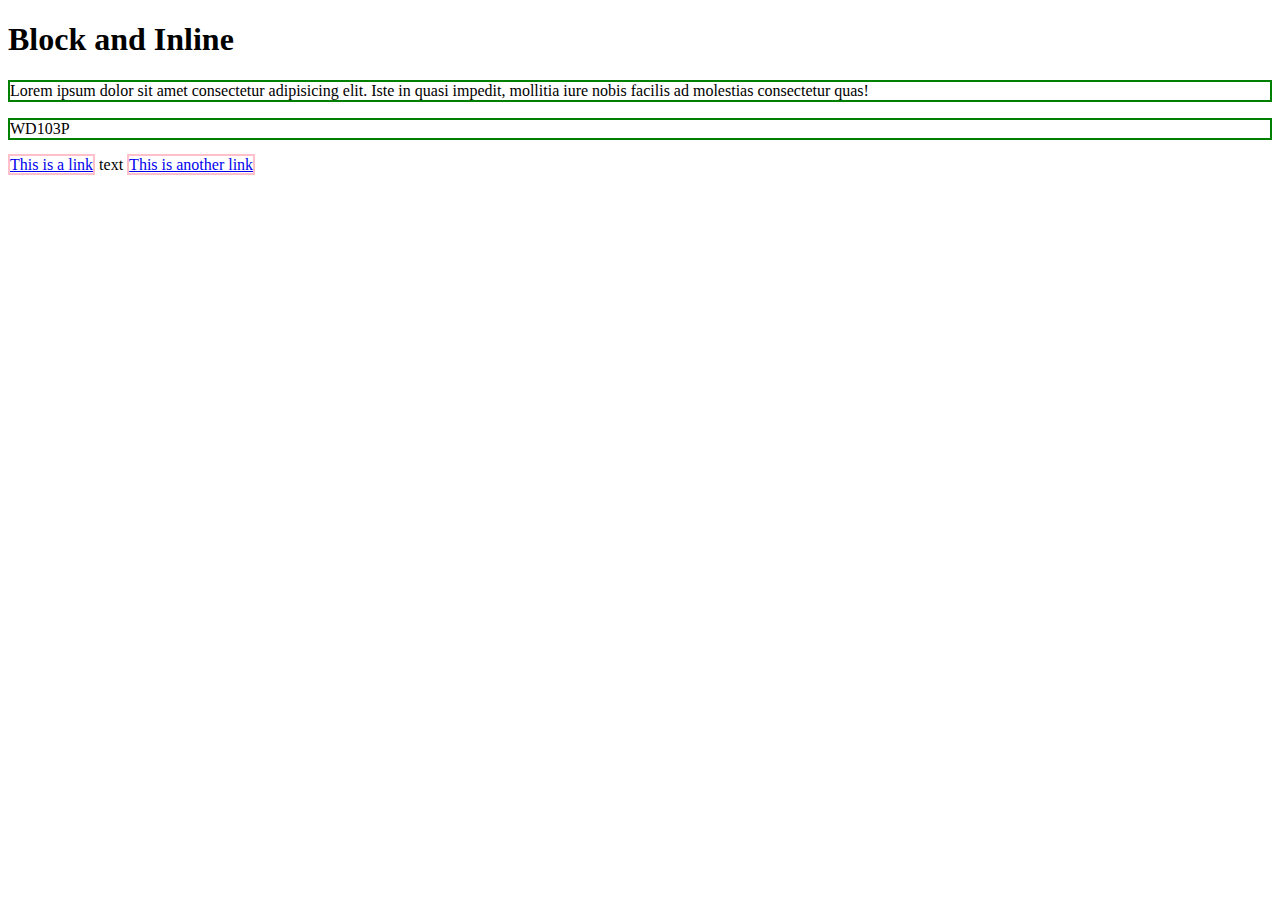
<file: 01_html/08_block_inline.html>
<!DOCTYPE html>
<html lang="en">
  <head>
    <meta charset="UTF-8" />
    <meta name="viewport" content="width=device-width, initial-scale=1.0" />
    <title>Block and Inline</title>
  </head>
  <body>
    <h1>Block and Inline</h1>
    <p style="border: 2px green solid">
      Lorem ipsum dolor sit amet consectetur adipisicing elit. Iste in quasi
      impedit, mollitia iure nobis facilis ad molestias consectetur quas!
    </p>
    <p style="border: 2px green solid">WD103P</p>
    <a href="#" style="border: 2px pink solid">This is a link</a> text
    <a href="#" style="border: 2px pink solid">This is another link</a>
  </body>
</html>
</file>
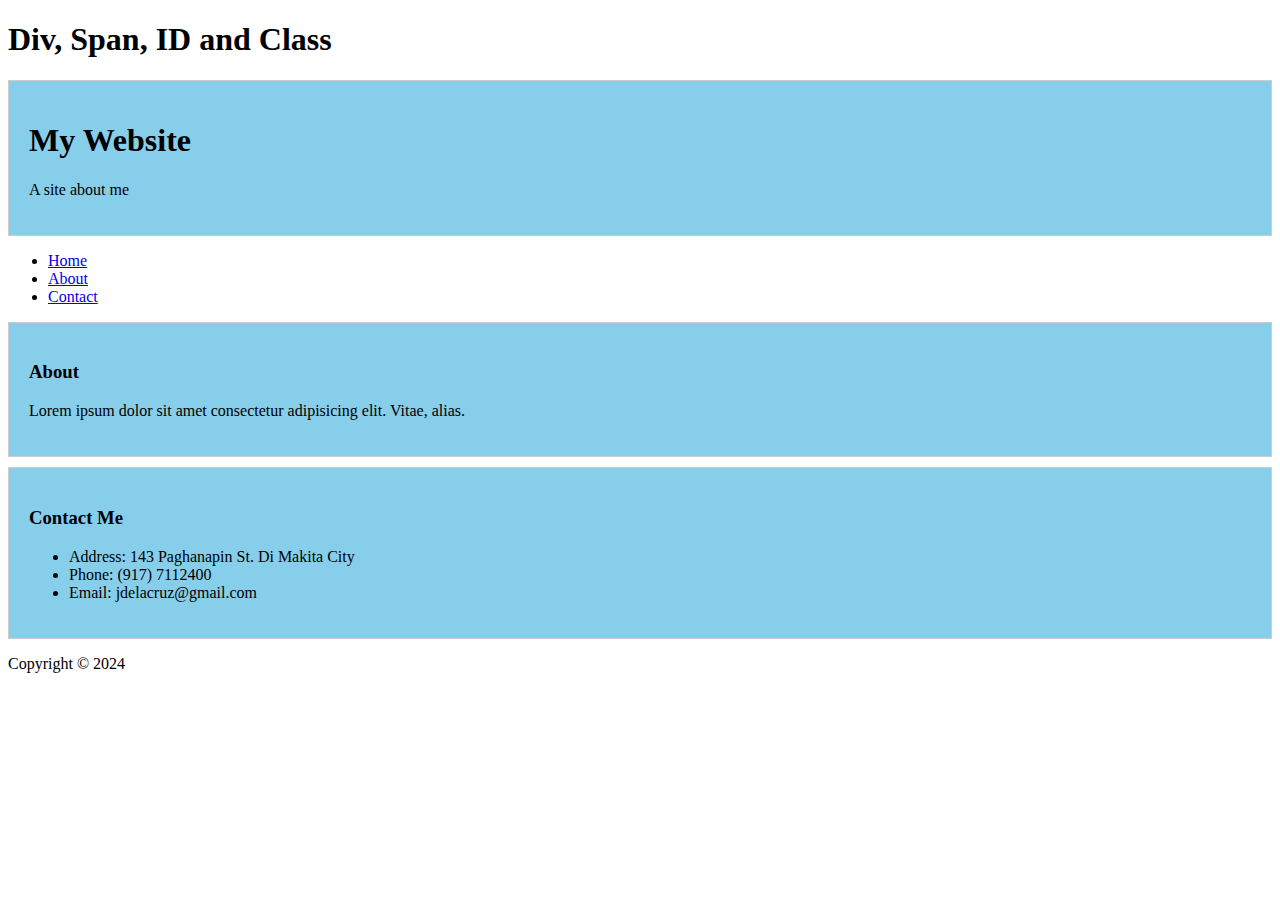
<file: 01_html/09_div_span.html>
<!DOCTYPE html>
<html lang="en">
  <head>
    <meta charset="UTF-8" />
    <meta name="viewport" content="width=device-width, initial-scale=1.0" />
    <title>Div, Span, ID and Class</title>
    <style>
      .card {
        border: 1px solid #ccc;
        background: skyblue;
        padding: 20px;
        margin-bottom: 10px;
      }

      .enhance {
        color: yellow;
        background: black;
      }
    </style>
  </head>
  <body>
    <h1>Div, Span, ID and Class</h1>
    <!-- div#main-header.card -->
    <div id="main-header" class="card">
      <h1>My Website</h1>
      <p>A site about me</p>
    </div>

    <ul id="main-nav">
      <li><a href="#">Home</a></li>
      <li><a href="#">About</a></li>
      <li><a href="#">Contact</a></li>
    </ul>

    <!-- div#about.card -->
    <div id="about" class="card">
      <h3>About</h3>
      <p>
        Lorem ipsum dolor sit amet consectetur adipisicing elit. Vitae, alias.
      </p>
    </div>

    <div id="contact" class="card">
      <h3>Contact Me</h3>
      <ul>
        <li>Address: 143 Paghanapin St. Di Makita City</li>
        <li>Phone: (917) 7112400</li>
        <li>Email: jdelacruz@gmail.com</li>
      </ul>
    </div>

    <div id="footer">
      <p>Copyright &copy; 2024</p>
    </div>
  </body>
</html>
</file>
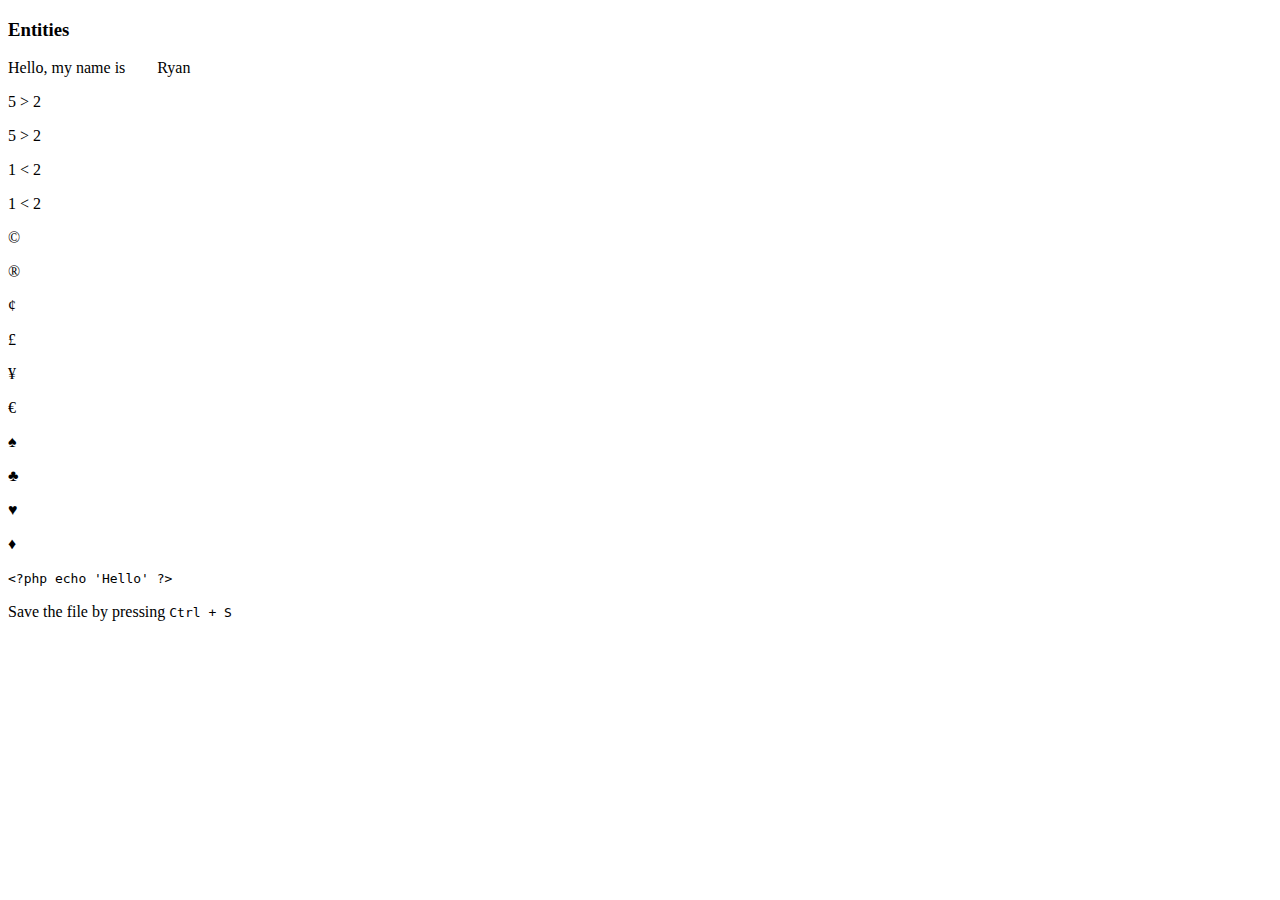
<file: 01_html/10_entities.html>
<!DOCTYPE html>
<html lang="en">
  <head>
    <meta charset="UTF-8" />
    <meta name="viewport" content="width=device-width, initial-scale=1.0" />
    <title>Entities</title>
  </head>
  <body>
    <h3>Entities</h3>
    <!-- Non breaking space -->
    <p>Hello, my name is &nbsp; &nbsp; &nbsp; &nbsp;Ryan</p>
    <!-- Greater than and less than -->
    <p>5 &gt; 2</p>
    <p>5 &#62; 2</p>
    <p>1 &lt; 2</p>
    <p>1 &#60; 2</p>
    <!-- Copyright -->
    <p>&copy;</p>
    <p>&reg;</p>
    <!-- Currency -->
    <p>&cent;</p>
    <p>&pound;</p>
    <p>&yen;</p>
    <p>&euro;</p>
    <!-- Suits -->
    <p>&spades;</p>
    <p>&clubs;</p>
    <p>&hearts;</p>
    <p>&diams;</p>

    <!-- Computer code -->
    <code> &lt;?php echo 'Hello' ?&gt; </code>
    <p>Save the file by pressing <kbd>Ctrl + S</kbd></p>
  </body>
</html>
</file>
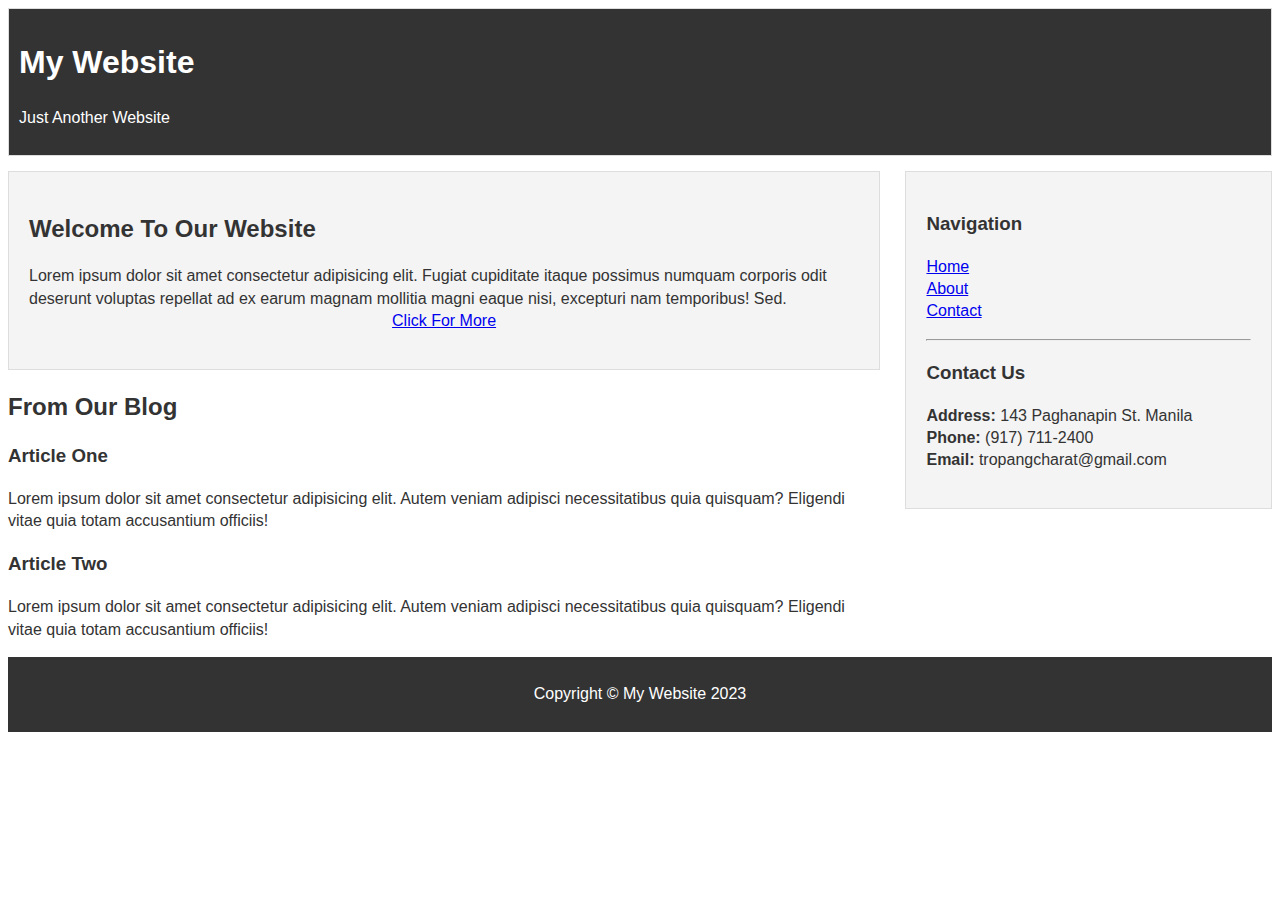
<file: 01_html/11_html_semantics_start.html>
<!DOCTYPE html>
<html lang="en">
  <head>
    <meta charset="UTF-8" />
    <meta name="viewport" content="width=device-width, initial-scale=1.0" />
    <meta http-equiv="X-UA-Compatible" content="ie=edge" />
    <title>HTML5 Semantic Tags</title>
    <style>
      * {
        box-sizing: border-box;
      }

      ul {
        padding: 0;
        list-style: none;
      }

      body {
        font-family: Arial, Helvetica, sans-serif;
        color: #333;
        line-height: 1.4;
      }

      #header {
        margin-bottom: 15px;
        background: #333;
        color: #fff;
        padding: 10px;
      }

      #main {
        float: left;
        width: 69%;
      }

      #sidebar {
        float: right;
        width: 29%;
      }

      .clr {
        clear: both;
      }

      #footer {
        background: #333;
        color: #fff;
        padding: 10px;
      }

      .text-center {
        display: block;
        text-align: center;
      }

      .card {
        border: 1px solid #ddd;
        background: #f4f4f4;
        padding: 20px;
        margin-bottom: 10px;
      }
    </style>
  </head>
  <body>
    <!-- Header -->
    <header id="header" class="card">
      <h1>My Website</h1>
      <p>Just Another Website</p>
    </header>

    <!-- Main Content (left) -->
    <div id="main">
      <!-- Welcome Section -->
      <div id="welcome" class="card">
        <h2>Welcome To Our Website</h2>
        <p>
          Lorem ipsum dolor sit amet consectetur adipisicing elit. Fugiat
          cupiditate itaque possimus numquam corporis odit deserunt voluptas
          repellat ad ex earum magnam mollitia magni eaque nisi, excepturi nam
          temporibus! Sed. <br />
          <a href="#" class="text-center">Click For More</a>
        </p>
      </div>
      <!-- Blog Section -->
      <div id="blog">
        <h2>From Our Blog</h2>
        <!-- Article One -->
        <div class="article">
          <h3>Article One</h3>
          <p>
            Lorem ipsum dolor sit amet consectetur adipisicing elit. Autem
            veniam adipisci necessitatibus quia quisquam? Eligendi vitae quia
            totam accusantium officiis!
          </p>
        </div>
        <!-- Article Two -->
        <div class="article">
          <h3>Article Two</h3>
          <p>
            Lorem ipsum dolor sit amet consectetur adipisicing elit. Autem
            veniam adipisci necessitatibus quia quisquam? Eligendi vitae quia
            totam accusantium officiis!
          </p>
        </div>
      </div>
    </div>

    <!-- Sidebar (right) -->
    <div id="sidebar" class="card">
      <h3>Navigation</h3>
      <!-- Navigation -->
      <ul id="main-nav">
        <li><a href="index.html">Home</a></li>
        <li><a href="about.html">About</a></li>
        <li><a href="contact.html">Contact</a></li>
      </ul>
      <hr />
      <h3>Contact Us</h3>
      <ul>
        <li><strong>Address:</strong> 143 Paghanapin St. Manila</li>
        <li><strong>Phone:</strong> (917) 711-2400</li>
        <li><strong>Email:</strong> tropangcharat@gmail.com</li>
      </ul>
    </div>

    <div class="clr"></div>

    <!-- Footer -->
    <div id="footer">
      <p class="text-center">Copyright &copy; My Website 2023</p>
    </div>
  </body>
</html>
</file>
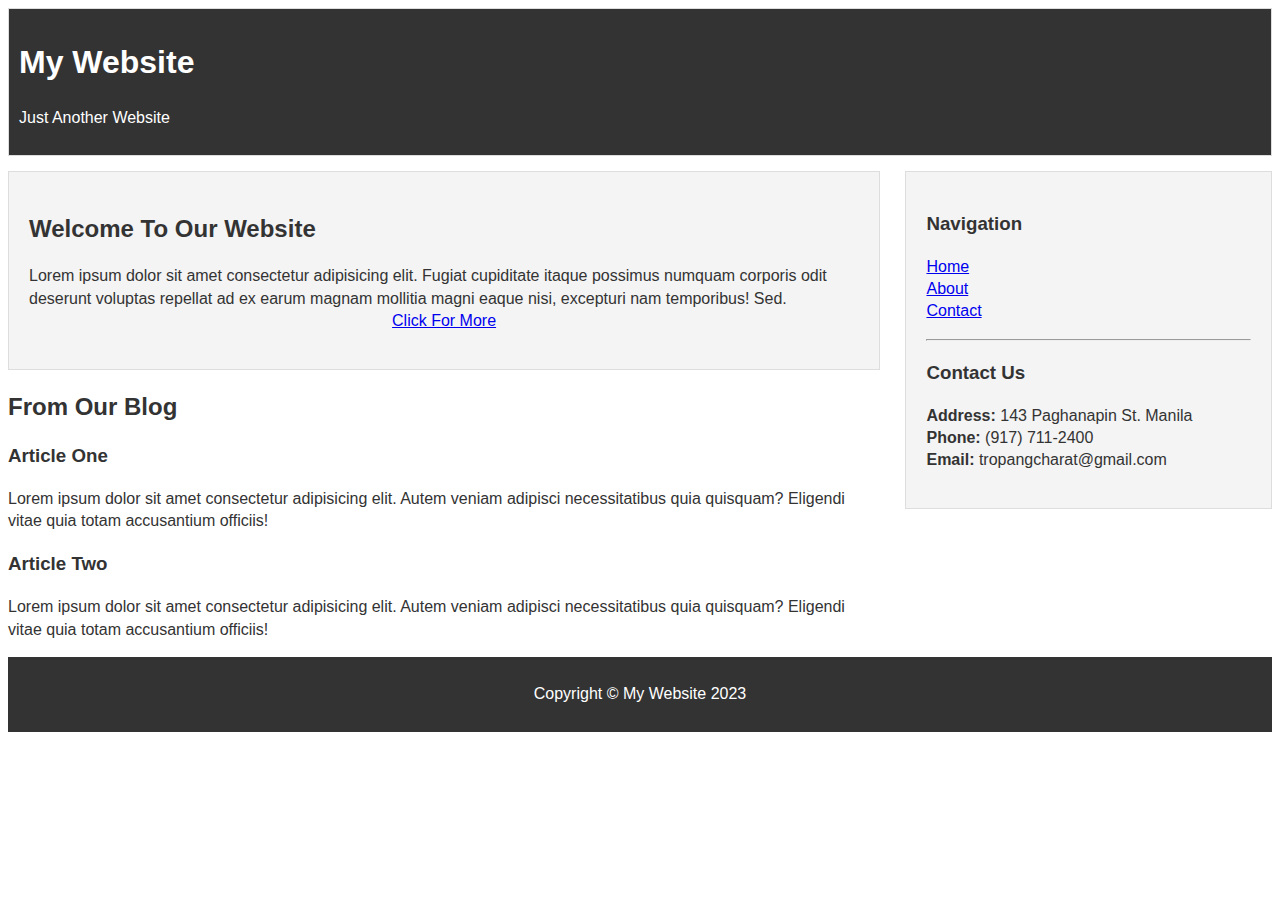
<file: 01_html/12_html_semantics_end.html>
<!DOCTYPE html>
<html lang="en">
  <head>
    <meta charset="UTF-8" />
    <meta name="viewport" content="width=device-width, initial-scale=1.0" />
    <meta http-equiv="X-UA-Compatible" content="ie=edge" />
    <title>HTML5 Semantic Tags</title>
    <style>
      * {
        box-sizing: border-box;
      }

      ul {
        padding: 0;
        list-style: none;
      }

      body {
        font-family: Arial, Helvetica, sans-serif;
        color: #333;
        line-height: 1.4;
      }

      #header {
        margin-bottom: 15px;
        background: #333;
        color: #fff;
        padding: 10px;
      }

      #main {
        float: left;
        width: 69%;
      }

      #sidebar {
        float: right;
        width: 29%;
      }

      .clr {
        clear: both;
      }

      #footer {
        background: #333;
        color: #fff;
        padding: 10px;
      }

      .text-center {
        display: block;
        text-align: center;
      }

      .card {
        border: 1px solid #ddd;
        background: #f4f4f4;
        padding: 20px;
        margin-bottom: 10px;
      }
    </style>
  </head>
  <body>
    <!-- Header -->
    <header id="header" class="card">
      <h1>My Website</h1>
      <p>Just Another Website</p>
    </header>

    <!-- Main Content (left) -->
    <main id="main">
      <!-- Welcome Section -->
      <section id="welcome" class="card">
        <h2>Welcome To Our Website</h2>
        <p>
          Lorem ipsum dolor sit amet consectetur adipisicing elit. Fugiat
          cupiditate itaque possimus numquam corporis odit deserunt voluptas
          repellat ad ex earum magnam mollitia magni eaque nisi, excepturi nam
          temporibus! Sed. <br />
          <a href="#" class="text-center">Click For More</a>
        </p>
      </section>
      <!-- Blog Section -->
      <section id="blog">
        <h2>From Our Blog</h2>
        <!-- Article One -->
        <article class="article">
          <h3>Article One</h3>
          <p>
            Lorem ipsum dolor sit amet consectetur adipisicing elit. Autem
            veniam adipisci necessitatibus quia quisquam? Eligendi vitae quia
            totam accusantium officiis!
          </p>
        </article>
        <!-- Article Two -->
        <article class="article">
          <h3>Article Two</h3>
          <p>
            Lorem ipsum dolor sit amet consectetur adipisicing elit. Autem
            veniam adipisci necessitatibus quia quisquam? Eligendi vitae quia
            totam accusantium officiis!
          </p>
        </article>
      </section>
    </main>

    <!-- Sidebar (right) -->
    <aside id="sidebar" class="card">
      <h3>Navigation</h3>
      <!-- Navigation -->
      <nav>
        <ul id="main-nav">
          <li><a href="index.html">Home</a></li>
          <li><a href="about.html">About</a></li>
          <li><a href="contact.html">Contact</a></li>
        </ul>
      </nav>
      <hr />
      <h3>Contact Us</h3>
      <ul>
        <li><strong>Address:</strong> 143 Paghanapin St. Manila</li>
        <li><strong>Phone:</strong> (917) 711-2400</li>
        <li><strong>Email:</strong> tropangcharat@gmail.com</li>
      </ul>
    </aside>

    <div class="clr"></div>

    <!-- Footer -->
    <header id="footer">
      <p class="text-center">Copyright &copy; My Website 2023</p>
    </header>
  </body>
</html>
</file>
<file: 03KodeLedger/css/styles.css>
@import url("https://fonts.googleapis.com/css2?family=Open+Sans:ital,wght@1,300;1,400&display=swap");

* {
  box-sizing: border-box;
  padding: 0;
  margin: 0;
}

body {
  font-family: "Open Sans", sans-serif;
  background: #fff;
  color: #333;
  line-height: 1.6;
}

ul {
  list-style: none;
}

a {
  color: #333;
  text-decoration: none;
}

h1,
h2 {
  font-weight: 300;
  line-height: 1.2;
}

p {
  margin: 10px 0;
}

img {
  width: 100%;
}

.hero {
  background: url("../images/home/showcase.jpg") no-repeat center center/cover;
  height: 100vh;
  position: relative;
  color: #fff;
}

.hero .content {
  display: flex;
  flex-direction: column;
  align-items: center;
  justify-content: center;
  text-align: center;
  height: 100%;
  padding: 0 20px;
}

.hero .content h1 {
  font-size: 55px;
}

.hero .content p {
  font-size: 23px;
  max-width: 600px;
  margin: 20px 0 30px;
}

.hero::before {
  content: "";
  position: absolute;
  top: 0;
  left: 0;
  width: 100%;
  height: 100%;
  background: rgba(0, 0, 0, 0.6);
}

.hero * {
  z-index: 5;
}

/* Icons */
.icons {
  padding: 30px;
}

.icons h3 {
  font-weight: bold;
  margin-bottom: 15px;
}

.icons i {
  background-color: #28a745;
  color: #fff;
  padding: 1rem;
  border-radius: 50%;
  margin-bottom: 15px;
}

/* Flex items */
.flex-items {
  display: flex;
  text-align: center;
  justify-content: center;
  height: 100%;
}

.flex-items > div {
  padding: 20px;
}

/* Section Header */
.cases img:hover {
  opacity: 0.7;
}

.section-header {
  display: flex;
  flex-direction: column;
  align-items: center;
  justify-content: center;
  text-align: center;
  padding: 30px;
}

.section-header h2 {
  font-size: 40px;
  margin: 20px;
}

.section-padding {
  padding: 20px 20px 40px;
}

.team img {
  border-radius: 50%;
}

/* Callback Form */
.callback-form {
  width: 100%;
  padding: 20px 0;
}

.callback-form label {
  display: block;
  margin-bottom: 5px;
}

.callback-form .form-control {
  margin-bottom: 15px;
}

.callback-form input {
  width: 100%;
  padding: 4px;
  height: 40px;
  border: #f5f5f5 1px solid;
}

.callback-form input:focus {
  outline-color: #28a745;
}

/* Footer */
.footer {
  display: flex;
  flex-direction: column;
  align-items: center;
  justify-content: center;
  text-align: center;
  height: 200px;
}

footer a {
  color: #fff;
}

.footer .social > * {
  margin-right: 30px;
}

/* Another solution for the spacing of social icons */
/* .footer .social {
  display: flex;
  justify-content: center;
  gap: 20px;
} */

/* Target the .hero section with the .blog class */
.hero.blog {
  background: url("../images/home/blog.jpg") no-repeat center center/cover;
  height: 30vh;
}

/* Post */
.post {
  padding: 50px 30px;
}

.post h2 {
  font-size: 40px;
  margin-bottom: 20px;
  padding-bottom: 10px;
  border-bottom: #ccc solid 1px;
}

.post .meta {
  margin-bottom: 30px;
}

.post img {
  width: 300px;
  border-radius: 50%;
  display: block;
  margin: 0 auto 30px;
}

/* Mobile */
@media (max-width: 768px) {
  .navbar {
    flex-direction: column;
    height: 120px;
    padding: 20px;
  }

  .navbar a {
    padding: 10px 10px;
    margin: 0 3px;
  }

  .flex-items {
    flex-direction: column;
  }

  .flex-columns .column,
  .flex-grid .column {
    flex: 100%;
    max-width: 100%;
  }

  .team img {
    width: 80%;
  }
}
</file>
<file: 03KodeLedger/css/utilities.css>
/* Text Color */
.text-primary {
  color: #28a745;
}

.text-secondary {
  color: #0284d0;
}

/* Navbar */
.navbar {
  display: flex;
  align-items: center;
  justify-content: space-between;
  background-color: #333;
  color: #fff;
  opacity: 0.8;
  width: 100%;
  height: 70px;
  position: fixed;
  top: 0px;
  padding: 0 30px;
  transition: 0.5;
}

.navbar.top {
  background: transparent;
}

.navbar a {
  color: #fff;
  padding: 10px 20px;
  margin: 0 5 px;
}

.navbar ul {
  display: flex;
}

.navbar a:hover {
  border-bottom: #28a745 2px solid;
}

.navbar .logo {
  font-weight: 400;
}

/* Button */
.btn {
  cursor: pointer;
  display: inline-block;
  padding: 10px 30px;
  color: #fff;
  background-color: #28a745;
  border: none;
  border-radius: 10px;
}

.btn:hover {
  opacity: 0.9;
}

.btn-primary,
.bg-primary {
  background: #28a745;
  color: #fff;
}

.btn-secondary,
.bg-secondary {
  background: #0284d0;
  color: #fff;
}

.btn-dark,
.bg-dark {
  background: #333;
  color: #fff;
}

.btn-light,
.bg-light {
  background: #f4f4f4;
  color: #333;
}

/* Flex Columns */
.flex-columns.flex-reverse .row {
  flex-direction: row-reverse;
}

.flex-columns .row {
  display: flex;
  flex-direction: row;
  flex-wrap: wrap;
  width: 100%;
}

.flex-columns .column {
  display: flex;
  flex-direction: column;
  flex-basis: 100%;
  flex: 1;
}

.flex-columns .column .column-1,
.flex-columns .column .column-2 {
  height: 100%;
}

.flex-columns img {
  width: 100%;
  height: 100%;
  object-fit: cover;
}

.flex-columns .column-2 {
  display: flex;
  flex-direction: column;
  align-items: flex-start;
  justify-content: center;
  padding: 30px;
}

.flex-columns h2 {
  font-size: 40px;
  font-weight: 100;
}

.flex-columns h4 {
  margin-bottom: 10px;
}

.flex-columns p {
  margin: 20px 0;
}

.btn-outline {
  background: transparent;
  border: 1px solid#fff;
}

/* Flex Grid */
.flex-grid .row {
  display: flex;
  flex-wrap: wrap;
  padding: 0 4px;
}

.flex-grid .column {
  flex: 25%;
  max-width: 25%;
  padding: 0 4px;
}
</file>
<file: 05KodeNews/css/style.css>
:root {
  --primary-color: #c72727;
  --secondary-color: #f99500;
  --light-color: #f3f3f3;
  --dark-color: #333;
  --max-width: 1100px;
}

.category {
  --sports-color: #f99500;
  --ent-color: #a66bbe;
  --tech-color: #009cff;
}

* {
  margin: 0;
  padding: 0;
  box-sizing: border-box;
}

body {
  font-family: "Lato", sans-serif;
  line-height: 1.5;
  background: var(--light-color);
}

a {
  color: #333;
  text-decoration: none;
}

ul {
  list-style: none;
}

p {
  margin: 0.5rem 0;
}

img {
  width: 100%;
}

h1,
h2,
h3,
h4,
h5,
h6 {
  font-family: "Staatliches", cursive;
  margin-bottom: 0.55rem;
  line-height: 1.3;
}

/* Utility */
.container {
  max-width: var(--max-width);
  margin: auto;
  padding: 0 2rem;
  overflow: hidden;
}

.category {
  display: inline-block;
  color: #fff;
  font-size: 0.55rem;
  text-transform: uppercase;
  padding: 0.4rem 0.6rem;
  border-radius: 15px;
  margin-bottom: 0.5rem;
}

.category-sports {
  background: var(--sports-color);
}

.category-ent {
  background: var(--ent-color);
}

.category-tech {
  background: var(--tech-color);
}

.btn {
  display: inline-block;
  border: none;
  background: var(--dark-color);
  color: #fff;
  padding: 0.5rem 1.5rem;
  border-radius: 5px;
}

.btn-light {
  background: var(--light-color);
}

.btn-primary {
  background: var(--primary-color);
}

.btn-secondary {
  background: var(--secondary-color);
}

.btn-block {
  display: block;
  width: 100%;
  text-align: center;
}

.card {
  background: #fff;
  padding: 1rem;
}

.bg-dark {
  background: var(--dark-color);
  color: #fff;
}

.bg-primary {
  background: var(--primary-color);
  color: #fff;
}

.bg-secondary {
  background: var(--secondary-color);
  color: #fff;
}

.py-1 {
  padding: 1.5rem 0;
}
.py-2 {
  padding: 2rem 0;
}
.py-3 {
  padding: 3rem 0;
}
.p-1 {
  padding: 1.5rem;
}
.p-2 {
  padding: 2rem;
}
.p-3 {
  padding: 3rem 0;
}

.bg-dark h1,
.bg-dark h2,
.bg-dark h3,
.bg-dark a,
.bg-primary h1,
.bg-primary h2,
.bg-primary h3,
.bg-primary a,
.bg-secondary h1,
.bg-secondary h2,
.bg-secondary h3,
.bg-secondary a {
  color: #fff;
}
/* Navigation */
#main-nav {
  background: #fff;
  position: sticky;
  top: 0;
  z-index: 2;
}

#main-nav .container {
  display: grid;
  grid-template-columns: 6fr 3fr 2fr;
  padding: 1rem;
  align-items: center;
}

#main-nav .logo {
  width: 180px;
}

#main-nav ul {
  justify-self: end;
  display: flex;
}

#main-nav ul li a {
  padding: 0.75rem;
  font-weight: bold;
}

#main-nav ul li a.current {
  background: var(--primary-color);
  color: #fff;
}

#main-nav ul li a:hover {
  background: var(--light-color);
  color: var(--dark-color);
}

#main-nav .social {
  justify-self: center;
}

#main-nav .social i {
  color: #777;
  margin-right: 0.5rem;
}

/* Showcase */
#showcase {
  color: #fff;
  background: #333;
  padding: 2rem;
  position: relative;
}

#showcase:before {
  content: "";
  background: url("../img/featured.jpg") no-repeat center center/cover;
  position: absolute;
  top: 0;
  left: 0;
  width: 100%;
  height: 100%;
  opacity: 0.4;
}

#showcase .showcase-container {
  display: grid;
  grid-template-columns: repeat(2, 1fr);
  justify-content: center;
  align-items: center;
  height: 50vh;
}

#showcase .showcase-content {
  z-index: 1;
}

#showcase .showcase-content p {
  margin-bottom: 1rem;
}

/* Home Articles */
#home-articles .articles-container {
  display: grid;
  grid-template-columns: repeat(3, 1fr);
  grid-gap: 1rem;
}

#home-articles .articles-container > *:first-child,
#home-articles .articles-container > *:last-child {
  display: grid;
  grid-template-columns: repeat(2, 1fr);
  grid-gap: 1rem;
  align-items: center;
  grid-column: 1 / span 2;
}

#home-articles .articles-container > *:last-child {
  grid-column: 2 / span 2;
}

/* Inner Page Grid Container */
.page-container {
  display: grid;
  grid-template-columns: 5fr 2fr;
  grid-gap: 1.5rem;
}

.page-container > *:first-child {
  grid-row: 1 / span 3;
}

.l-heading {
  font-size: 3rem;
}

#article .meta {
  display: flex;
  justify-content: space-between;
  align-items: center;
  background: #eee;
  padding: 0.5rem;
}

#article .meta .category {
  margin-top: 0.4rem;
}

/* Footer */
#main-footer {
  background: var(--dark-color);
  color: #fff;
}

#main-footer img {
  width: 150px;
}

#main-footer a {
  color: #fff;
}

#main-footer .footer-container {
  display: grid;
  grid-template-columns: repeat(4, 1fr);
  grid-gap: 1.5rem;
}

#main-footer .footer-container > *:last-child {
  background: #444;
  grid-column: 1 / span 4;
  padding: 0.5rem;
  text-align: center;
  font-size: 0.75rem;
}

#main-footer .footer-container input[type="email"] {
  width: 90%;
  padding: 0.5rem;
  margin-bottom: 0.5rem;
}

#main-footer .footer-container input[type="submit"] {
  width: 90%;
}

.list li {
  padding: 0.5rem 0;
  border-bottom: #555 dotted 1px;
  width: 90%;
}

.list li a:hover {
  color: var(--primary-color) !important;
}
</file>
<file: 05KodeNews/css/mobile.css>
/* Navigation - tatanggalin yung social icons */
#main-nav .social {
  display: none;
}

#main-nav .container {
  grid-template-columns: 1fr;
  grid-gap: 1.2rem;
}

#main-nav ul,
#main-nav .logo {
  justify-self: center;
}

#main-nav ul li a {
  padding: 0.5rem;
}

/* gagawin natin syang 2 columns */
#home-articles .articles-container {
  grid-template-columns: repeat(2, 1fr);
}

#home-articles .articles-container > *:first-child,
#home-articles .articles-container > *:last-child {
  grid-template-columns: 1fr;
  grid-column: 1;
}

@media (max-width: 600px) {
  /* Stack Grid Items */
  #showcase .showcase-container,
  #home-articles .articles-container,
  #main-footer .footer-container {
    grid-template-columns: 1fr;
  }

  #main-footer .footer-container > *:last-child {
    grid-column: 1;
  }

  #main-footer .footer-container > *:first-child,
  #main-footer .footer-container > *:nth-child(2) {
    border-bottom: #444 dotted 1px;
    padding-bottom: 1rem;
  }

  .page-container {
    grid-template-columns: 1fr;
    text-align: center;
  }

  .page-container > *:first-child {
    grid-row: 1;
  }

  .l-heading {
    font-size: 2rem;
  }
}
</file>
<file: portfolio-project/css/styles.css>
@import url("https://fonts.googleapis.com/css2?family=Roboto+Slab:wght@100..900&family=Roboto:ital,wght@0,100;0,300;0,400;0,500;0,700;0,900;1,100;1,300;1,400;1,500;1,700;1,900&display=swap");

* {
  box-sizing: border-box;
  margin: 0;
  padding: 0;
}

body {
  font-family: system-ui, -apple-system, BlinkMacSystemFont, "Segoe UI", Roboto,
    Oxygen, Ubuntu, Cantarell, "Open Sans", "Helvetica Neue", sans-serif;
  background: var(--secondary-color);
  color: var(--text-color);
  line-height: 1.6;
}

header {
  background: var(--primary-color);
  height: 17vh;
}

.navbar {
  display: flex;
  align-items: center;
  justify-content: space-between;
}

.btn:hover {
  cursor: pointer;
  color: antiquewhite;
  opacity: 70%;
}

.navbar ul {
  display: flex;
  flex-direction: row;
  margin-right: 20px;
}

.navbar ul li {
  list-style: none;
  padding: 10px;
  border: var(--secondary-color) 3px solid;
  margin: 5px;
  border-radius: 5px;
}

a {
  text-decoration: none;
  color: var(--text-color);
}

.navbar .name {
  margin: 10px 20px;
}

.education {
  display: flex;
  margin-left: 60px;
}

.college {
  border: var(--primary-color) 3px solid;
  margin-right: 15px;
  padding: 10px;
  border-radius: 20px 10px;
}

.high-school {
  border: var(--primary-color) 3px solid;
  margin-right: 15px;
  padding: 10px;
  border-radius: 20px 10px;
}

.certificate {
  border: var(--primary-color) 3px solid;
  padding: 10px;
  border-radius: 20px 10px;
}

.specific {
  border: var(--primary-color) 3px solid;
  padding: 10px;
  text-align: center;
  margin: 10px;
  border-radius: 20px 10px;
}

.projects {
  display: flex;
  justify-content: center;
}

.project-1 {
  border: var(--primary-color) 3px solid;
  margin-right: 60px;
  padding: 20px;
  border-radius: 20px 10px;
  margin-left: 60px;
}

footer {
  background: var(--primary-color);
  text-align: center;
  height: 20vh;
  margin-top: 20px;
}

.footer-text h3 {
  margin-top: 10px;
  padding-top: 10px;
}

.footer-icons {
  padding-top: 40px;
}
</file>
<file: portfolio-project/css/utilities.css>
:root {
  --primary-color: #102c57;
  --secondary-color: #00adb5;
  --light-color: #eeeeee;
  --dark-color: #393e46;
  --text-color: #f5f0f0;
}

main {
  max-width: 65%;
  margin: auto;
}

.box-1 {
  border: var(--primary-color) 3px solid;
  padding: 15px;
  margin-top: 30px;
  border-radius: 5px;
  box-shadow: 0 0 25px 15px #fff;
}

hr {
  color: var(--primary-color);
  border: 3px dotted;
  margin: 10px 0 10px 0;
}

.box-2 {
  display: grid;
  grid-template-columns: repeat(4, 1fr);
  margin: 10px;
}
</file>
